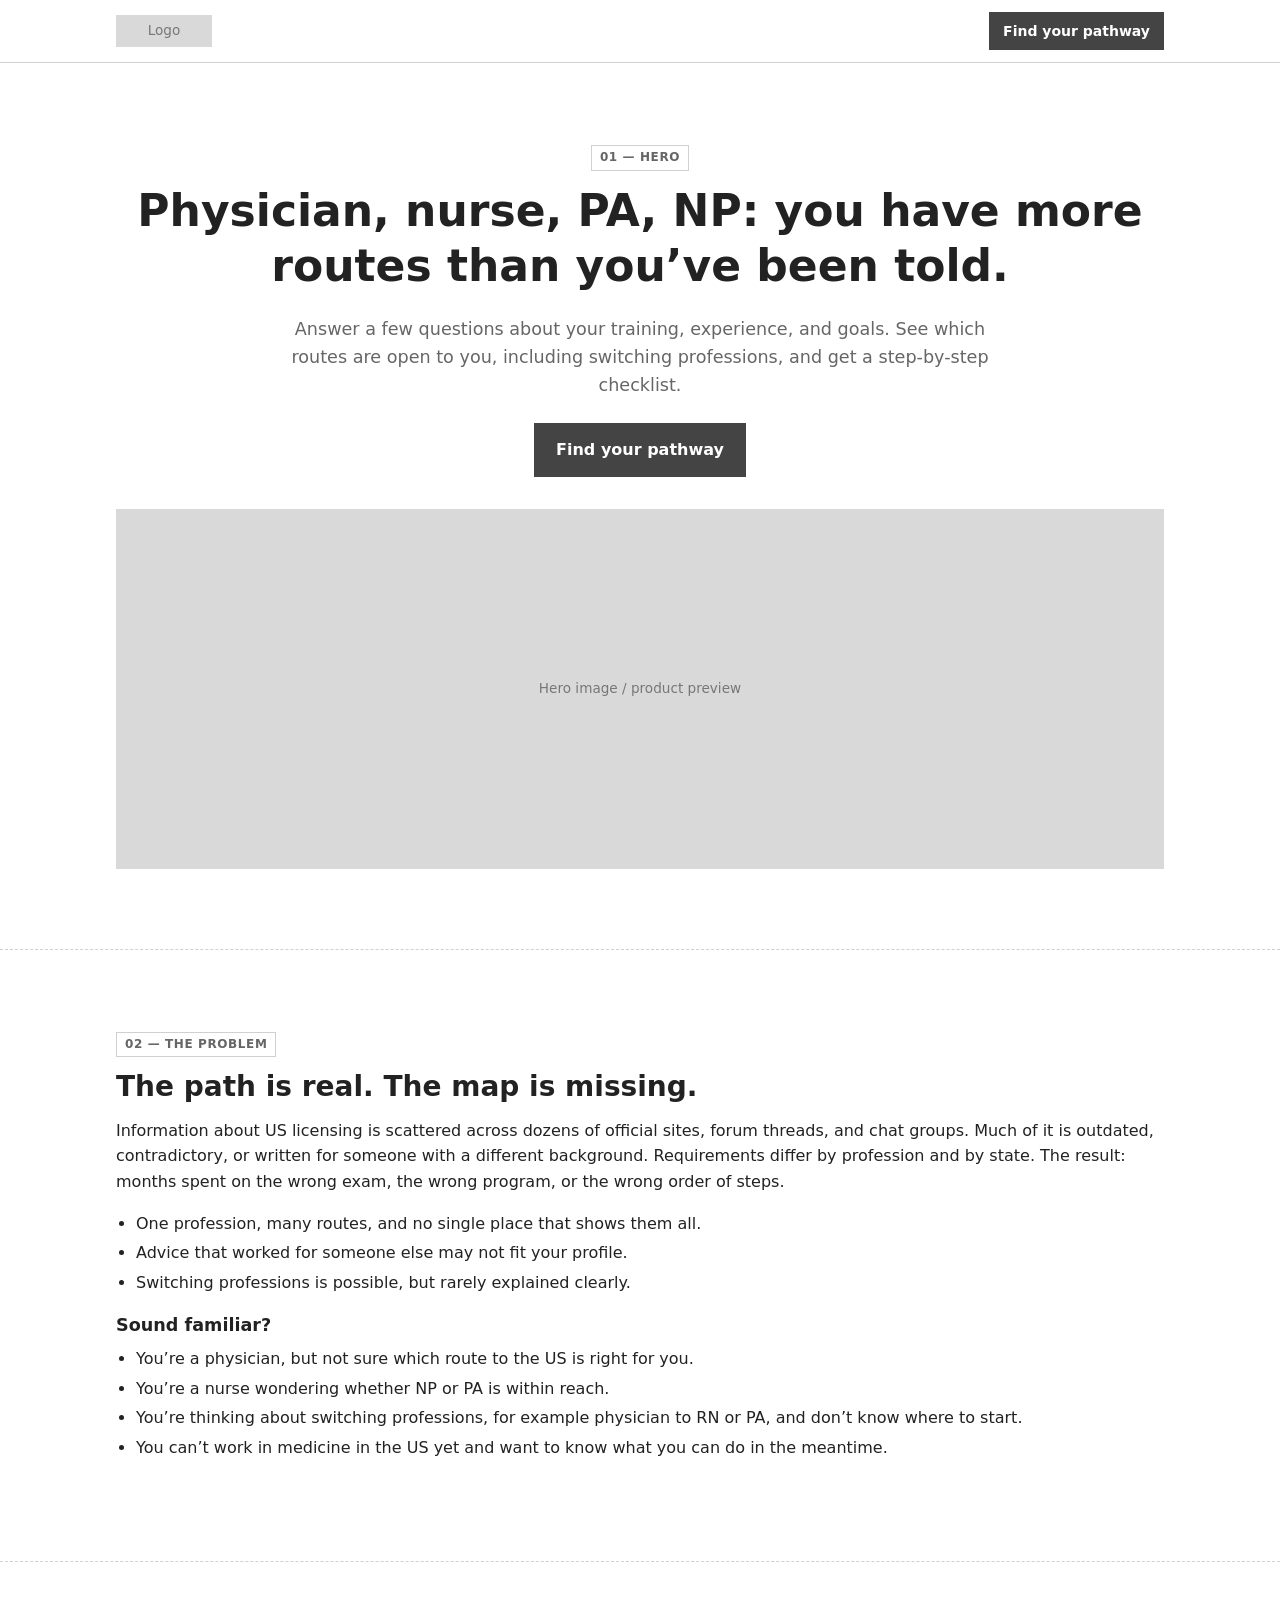
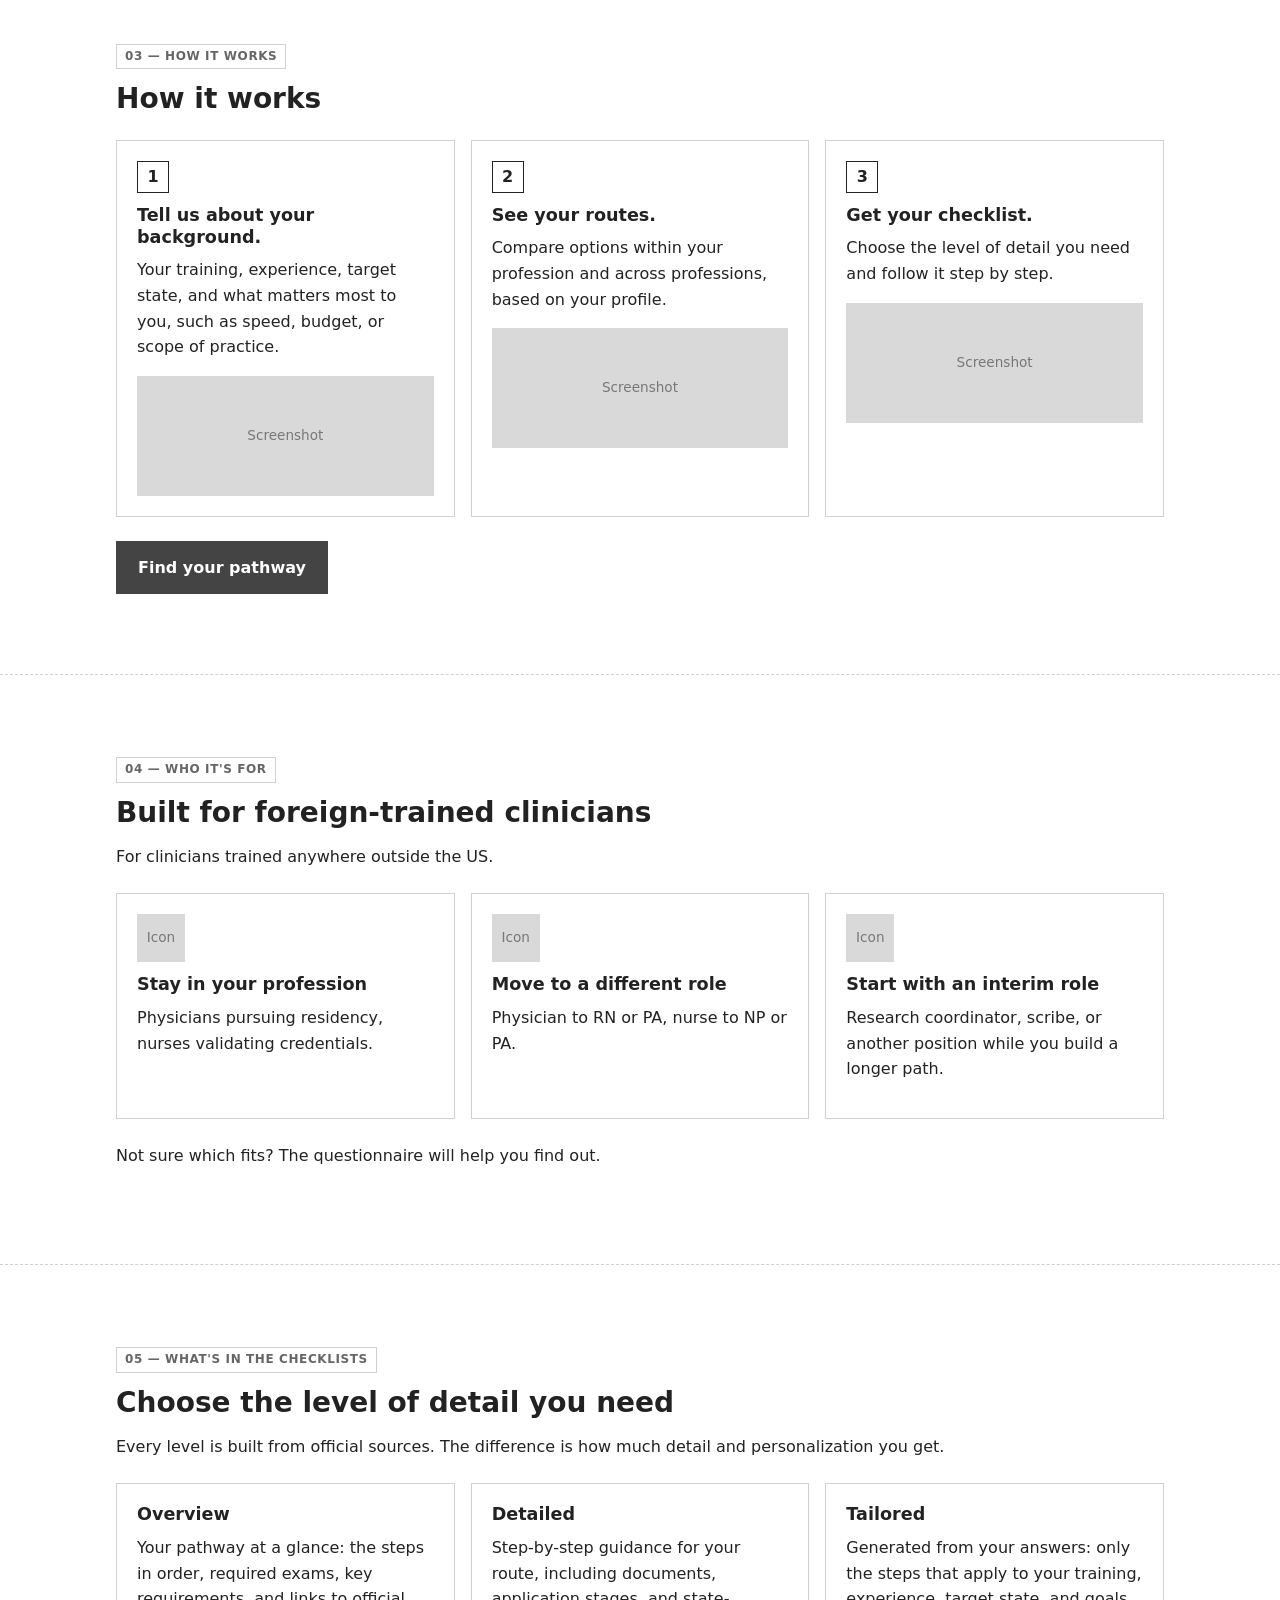
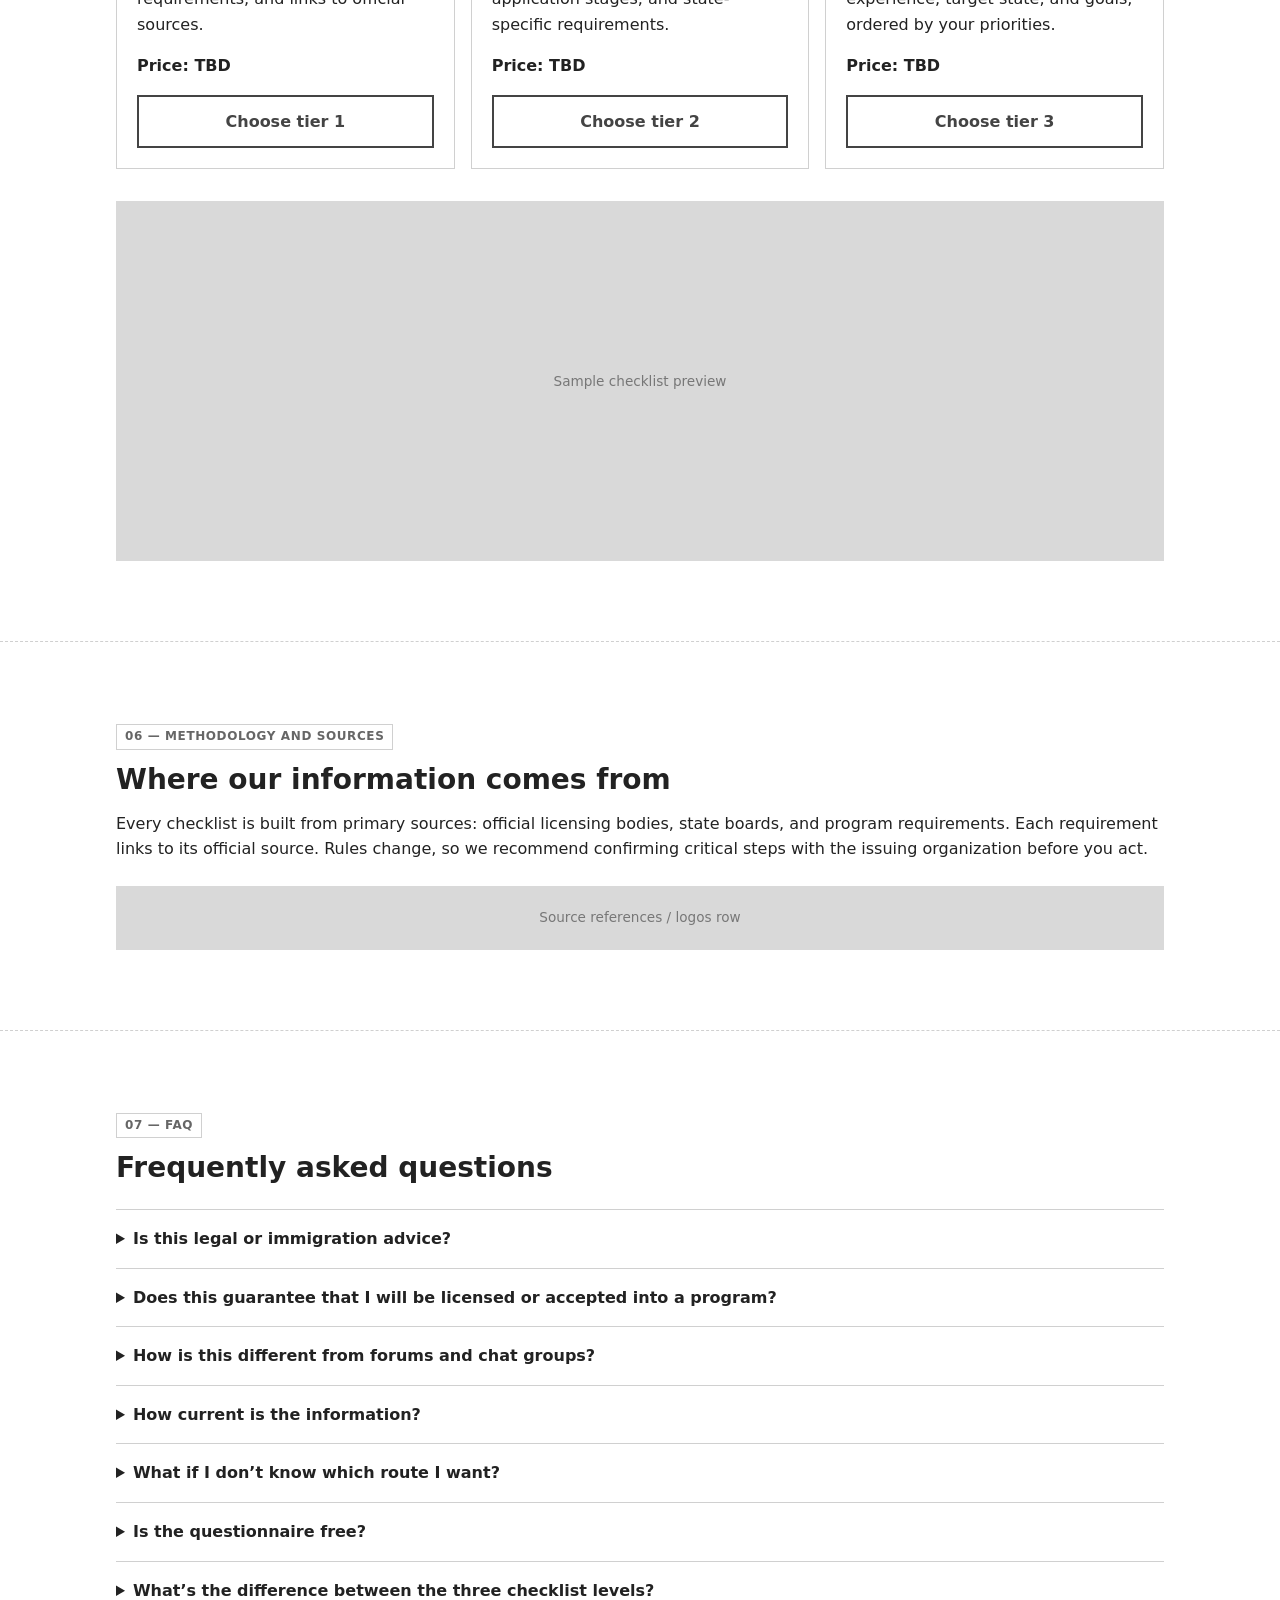
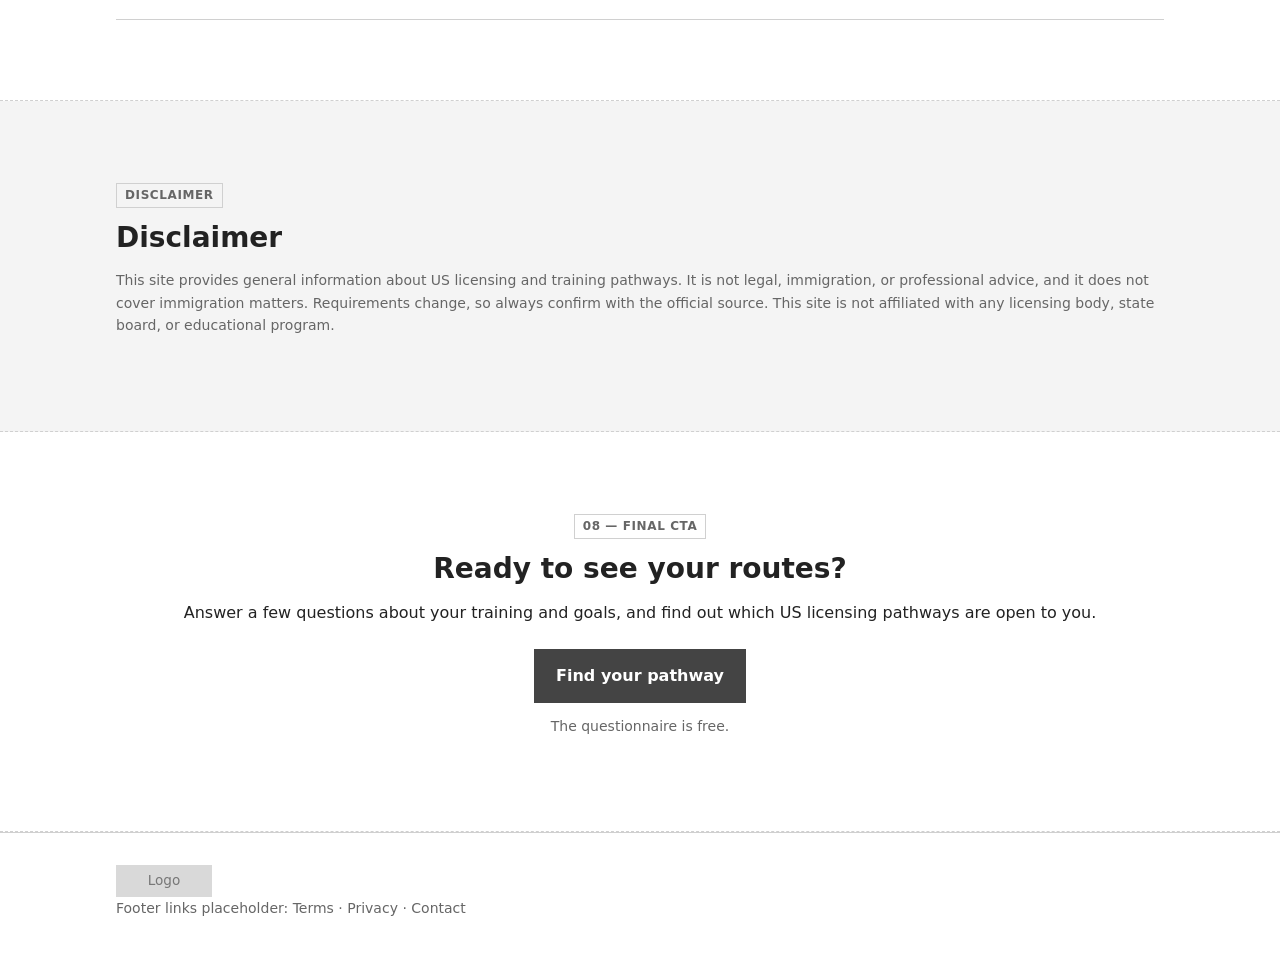
<file: index.html>
<!DOCTYPE html>
<html lang="en">
<head>
  <meta charset="utf-8">
  <meta name="viewport" content="width=device-width, initial-scale=1">
  <title>Pathway Finder Wireframe</title>
  <meta name="description" content="Wireframe: US licensing pathway finder for foreign-trained medical professionals.">
  <link rel="stylesheet" href="styles.css">
</head>
<body>

  <a class="skip-link" href="#main">Skip to content</a>

  <header class="site-header">
    <div class="container header-inner">
      <div class="placeholder placeholder--logo" aria-label="Logo placeholder">Logo</div>
      <a class="button button--small" href="questionnaire.html">Find your pathway</a>
    </div>
  </header>

  <main id="main">

    <!-- 01 HERO -->
    <section id="hero" class="section section--hero" aria-labelledby="hero-title">
      <div class="container">
        <p class="section-label">01 — Hero</p>
        <h1 id="hero-title">Physician, nurse, PA, NP: you have more routes than you&rsquo;ve been told.</h1>
        <p class="lead">Answer a few questions about your training, experience, and goals. See which routes are open to you, including switching professions, and get a step-by-step checklist.</p>
        <div class="actions">
          <a class="button" href="questionnaire.html">Find your pathway</a>
        </div>
        <div class="placeholder placeholder--media" aria-hidden="true">Hero image / product preview</div>
      </div>
    </section>

    <!-- 02 THE PROBLEM -->
    <section id="problem" class="section" aria-labelledby="problem-title">
      <div class="container">
        <p class="section-label">02 — The Problem</p>
        <h2 id="problem-title">The path is real. The map is missing.</h2>
        <p>Information about US licensing is scattered across dozens of official sites, forum threads, and chat groups. Much of it is outdated, contradictory, or written for someone with a different background. Requirements differ by profession and by state. The result: months spent on the wrong exam, the wrong program, or the wrong order of steps.</p>
        <ul class="feature-list">
          <li>One profession, many routes, and no single place that shows them all.</li>
          <li>Advice that worked for someone else may not fit your profile.</li>
          <li>Switching professions is possible, but rarely explained clearly.</li>
        </ul>
        <h3>Sound familiar?</h3>
        <ul class="feature-list">
          <li>You&rsquo;re a physician, but not sure which route to the US is right for you.</li>
          <li>You&rsquo;re a nurse wondering whether NP or PA is within reach.</li>
          <li>You&rsquo;re thinking about switching professions, for example physician to RN or PA, and don&rsquo;t know where to start.</li>
          <li>You can&rsquo;t work in medicine in the US yet and want to know what you can do in the meantime.</li>
        </ul>
      </div>
    </section>

    <!-- 03 HOW IT WORKS -->
    <section id="how-it-works" class="section" aria-labelledby="how-title">
      <div class="container">
        <p class="section-label">03 — How It Works</p>
        <h2 id="how-title">How it works</h2>
        <ol class="card-grid steps">
          <li class="card">
            <span class="step-number" aria-hidden="true">1</span>
            <h3>Tell us about your background.</h3>
            <p>Your training, experience, target state, and what matters most to you, such as speed, budget, or scope of practice.</p>
            <div class="placeholder placeholder--thumb" aria-hidden="true">Screenshot</div>
          </li>
          <li class="card">
            <span class="step-number" aria-hidden="true">2</span>
            <h3>See your routes.</h3>
            <p>Compare options within your profession and across professions, based on your profile.</p>
            <div class="placeholder placeholder--thumb" aria-hidden="true">Screenshot</div>
          </li>
          <li class="card">
            <span class="step-number" aria-hidden="true">3</span>
            <h3>Get your checklist.</h3>
            <p>Choose the level of detail you need and follow it step by step.</p>
            <div class="placeholder placeholder--thumb" aria-hidden="true">Screenshot</div>
          </li>
        </ol>
        <div class="actions">
          <a class="button" href="questionnaire.html">Find your pathway</a>
        </div>
      </div>
    </section>

    <!-- 04 WHO IT'S FOR -->
    <section id="who" class="section" aria-labelledby="who-title">
      <div class="container">
        <p class="section-label">04 — Who It's For</p>
        <h2 id="who-title">Built for foreign-trained clinicians</h2>
        <p>For clinicians trained anywhere outside the US.</p>
        <ul class="card-grid">
          <li class="card">
            <div class="placeholder placeholder--icon" aria-hidden="true">Icon</div>
            <h3>Stay in your profession</h3>
            <p>Physicians pursuing residency, nurses validating credentials.</p>
          </li>
          <li class="card">
            <div class="placeholder placeholder--icon" aria-hidden="true">Icon</div>
            <h3>Move to a different role</h3>
            <p>Physician to RN or PA, nurse to NP or PA.</p>
          </li>
          <li class="card">
            <div class="placeholder placeholder--icon" aria-hidden="true">Icon</div>
            <h3>Start with an interim role</h3>
            <p>Research coordinator, scribe, or another position while you build a longer path.</p>
          </li>
        </ul>
        <p class="after-cards">Not sure which fits? The questionnaire will help you find out.</p>
      </div>
    </section>

    <!-- 05 WHAT'S IN THE CHECKLISTS -->
    <section id="checklists" class="section" aria-labelledby="checklists-title">
      <div class="container">
        <p class="section-label">05 — What's in the Checklists</p>
        <h2 id="checklists-title">Choose the level of detail you need</h2>
        <p>Every level is built from official sources. The difference is how much detail and personalization you get.</p>
        <ul class="card-grid">
          <li class="card tier">
            <h3>Overview</h3>
            <p>Your pathway at a glance: the steps in order, required exams, key requirements, and links to official sources.</p>
            <p class="price">Price: TBD</p>
            <a class="button button--secondary" href="questionnaire.html">Choose tier 1</a>
          </li>
          <li class="card tier">
            <h3>Detailed</h3>
            <p>Step-by-step guidance for your route, including documents, application stages, and state-specific requirements.</p>
            <p class="price">Price: TBD</p>
            <a class="button button--secondary" href="questionnaire.html">Choose tier 2</a>
          </li>
          <li class="card tier">
            <h3>Tailored</h3>
            <p>Generated from your answers: only the steps that apply to your training, experience, target state, and goals, ordered by your priorities.</p>
            <p class="price">Price: TBD</p>
            <a class="button button--secondary" href="questionnaire.html">Choose tier 3</a>
          </li>
        </ul>
        <div class="placeholder placeholder--media" aria-hidden="true">Sample checklist preview</div>
      </div>
    </section>

    <!-- 06 METHODOLOGY AND SOURCES -->
    <section id="methodology" class="section" aria-labelledby="methodology-title">
      <div class="container">
        <p class="section-label">06 — Methodology and Sources</p>
        <h2 id="methodology-title">Where our information comes from</h2>
        <p>Every checklist is built from primary sources: official licensing bodies, state boards, and program requirements. Each requirement links to its official source. Rules change, so we recommend confirming critical steps with the issuing organization before you act.</p>
        <div class="placeholder placeholder--strip" aria-hidden="true">Source references / logos row</div>
      </div>
    </section>

    <!-- 07 FAQ -->
    <section id="faq" class="section" aria-labelledby="faq-title">
      <div class="container">
        <p class="section-label">07 — FAQ</p>
        <h2 id="faq-title">Frequently asked questions</h2>
        <div class="faq">
          <details>
            <summary>Is this legal or immigration advice?</summary>
            <p>No. The platform provides general information about US licensing and training pathways. It does not cover immigration matters and is not a substitute for professional advice.</p>
          </details>
          <details>
            <summary>Does this guarantee that I will be licensed or accepted into a program?</summary>
            <p>No. Licensure and admission decisions are made by licensing bodies and programs. We help you understand your options and the steps involved.</p>
          </details>
          <details>
            <summary>How is this different from forums and chat groups?</summary>
            <p>Everything is organized around your profile and built from official sources, so you see the routes that apply to you instead of advice written for someone else.</p>
          </details>
          <details>
            <summary>How current is the information?</summary>
            <p>Each requirement links to its official source. Rules change, so confirm critical steps with the issuing organization before you act.</p>
          </details>
          <details>
            <summary>What if I don&rsquo;t know which route I want?</summary>
            <p>The questionnaire can show you options across professions, so you can compare before you commit.</p>
          </details>
          <details>
            <summary>Is the questionnaire free?</summary>
            <p>Yes. The questionnaire and your list of matching routes are free. Checklists are paid.</p>
          </details>
          <details>
            <summary>What&rsquo;s the difference between the three checklist levels?</summary>
            <p>Overview shows the route at a glance, Detailed walks you through each step, and Tailored is generated from your answers so it includes only what applies to you.</p>
          </details>
        </div>
      </div>
    </section>

    <!-- DISCLAIMER (follows FAQ, unnumbered) -->
    <section id="disclaimer" class="section section--muted" aria-labelledby="disclaimer-title">
      <div class="container">
        <p class="section-label">Disclaimer</p>
        <h2 id="disclaimer-title">Disclaimer</h2>
        <p class="small">This site provides general information about US licensing and training pathways. It is not legal, immigration, or professional advice, and it does not cover immigration matters. Requirements change, so always confirm with the official source. This site is not affiliated with any licensing body, state board, or educational program.</p>
      </div>
    </section>

    <!-- 08 FINAL CTA -->
    <section id="final-cta" class="section section--cta" aria-labelledby="cta-title">
      <div class="container">
        <p class="section-label">08 — Final CTA</p>
        <h2 id="cta-title">Ready to see your routes?</h2>
        <p>Answer a few questions about your training and goals, and find out which US licensing pathways are open to you.</p>
        <div class="actions">
          <a class="button" href="questionnaire.html">Find your pathway</a>
        </div>
        <p class="small cta-note">The questionnaire is free.</p>
      </div>
    </section>

  </main>

  <footer class="site-footer">
    <div class="container">
      <div class="placeholder placeholder--logo" aria-hidden="true">Logo</div>
      <p class="small">Footer links placeholder: Terms · Privacy · Contact</p>
    </div>
  </footer>

</body>
</html>
</file>
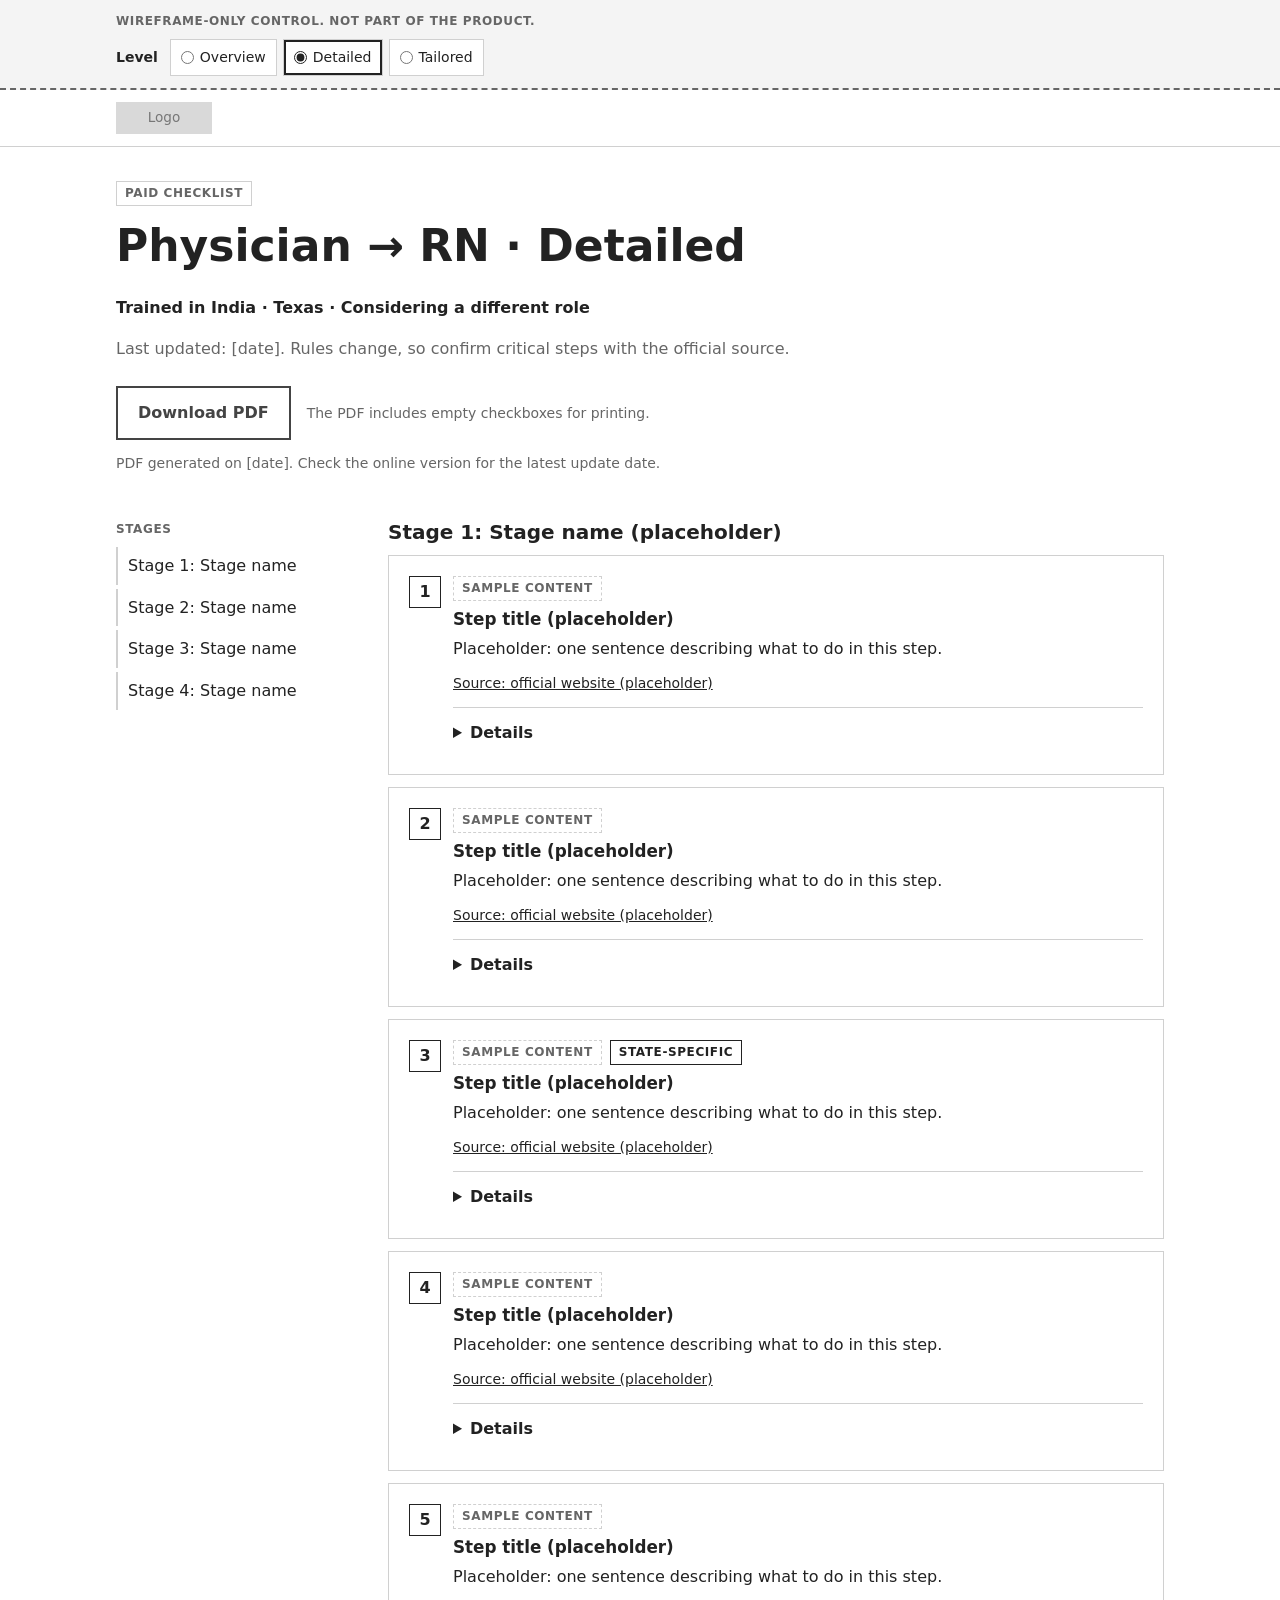
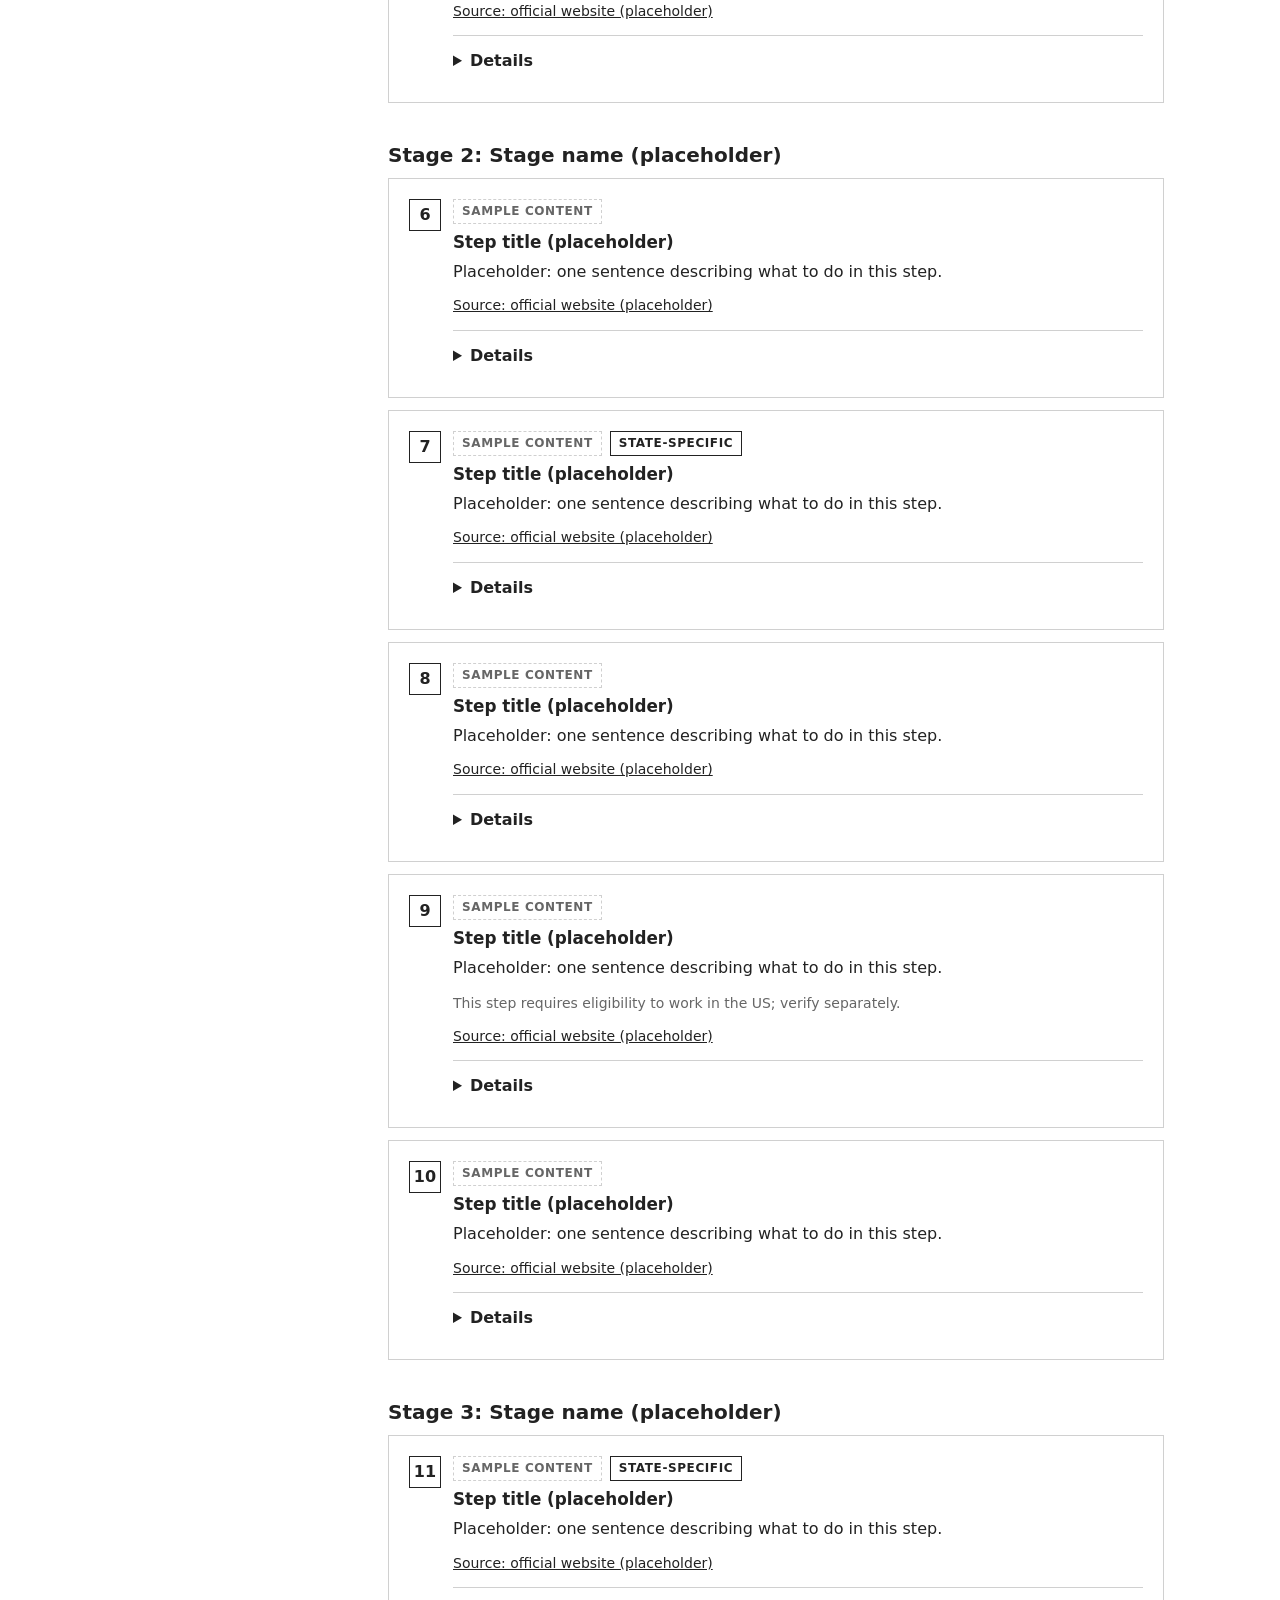
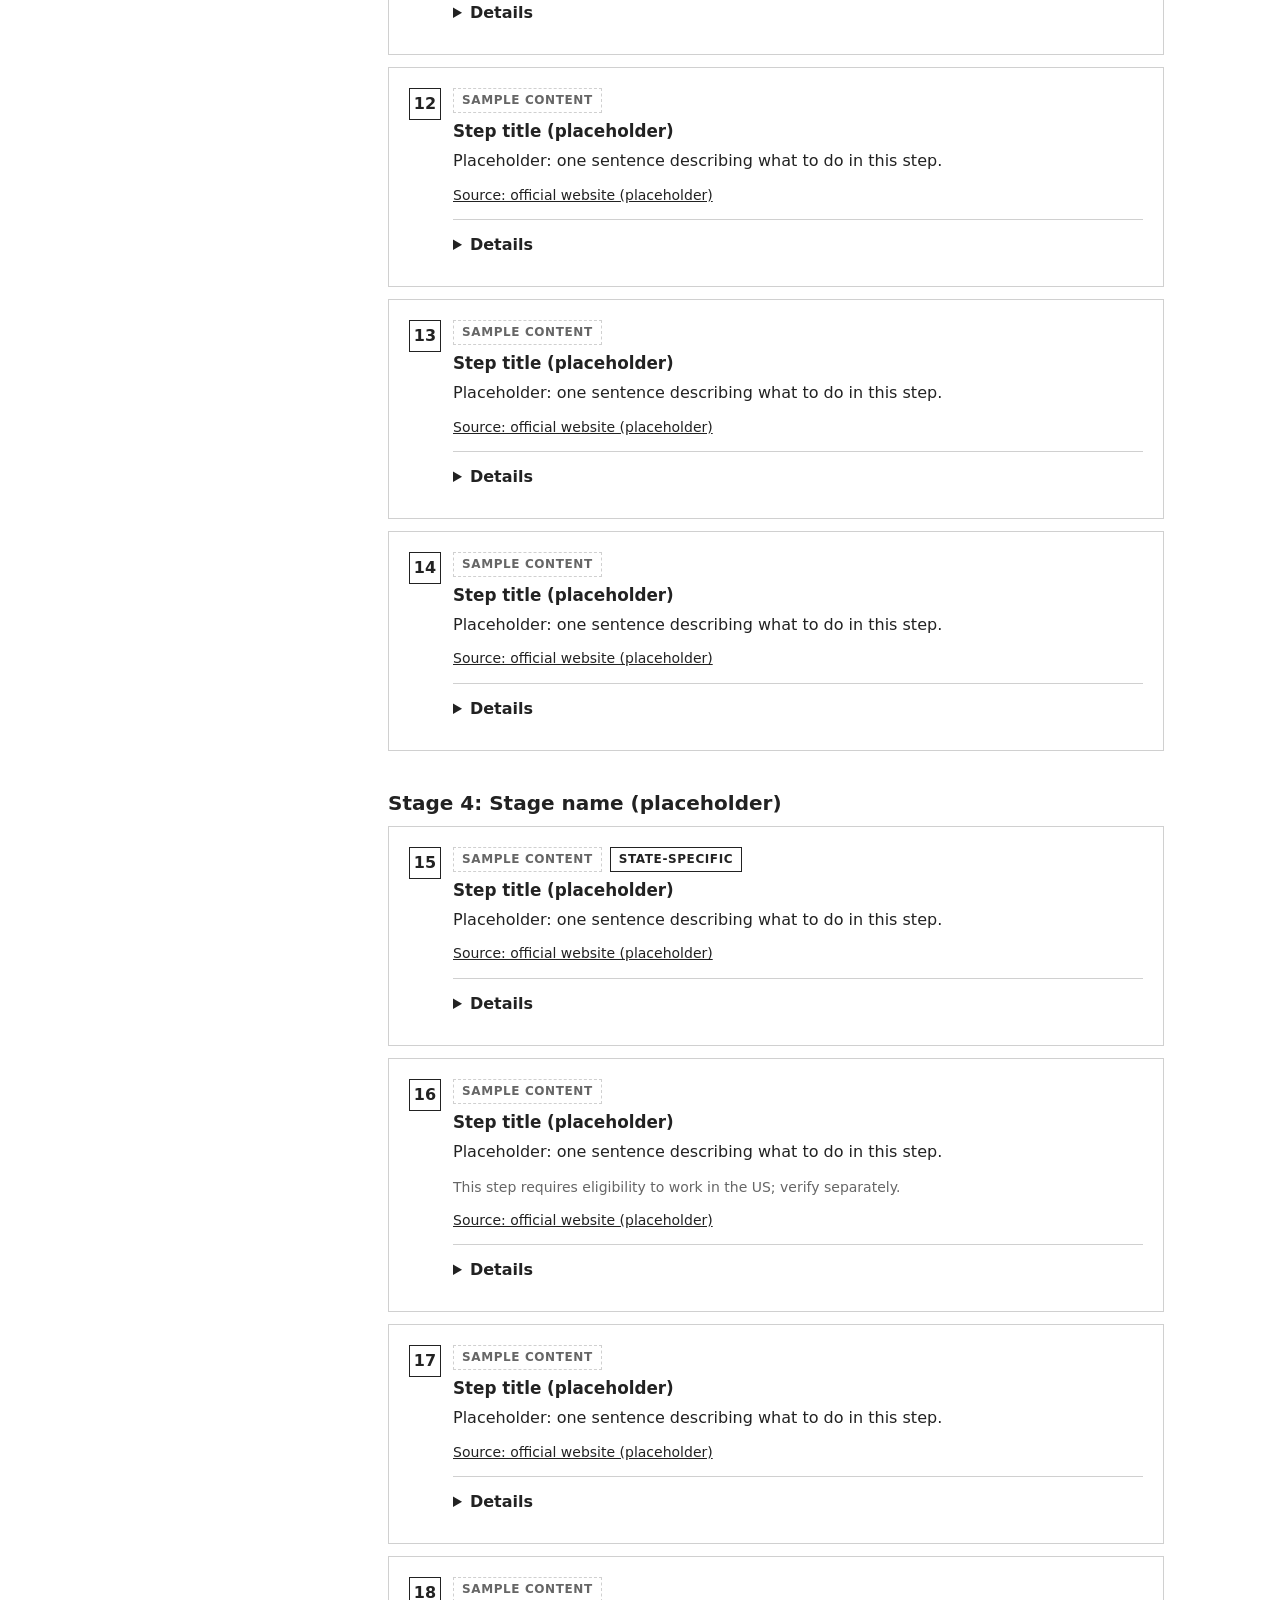
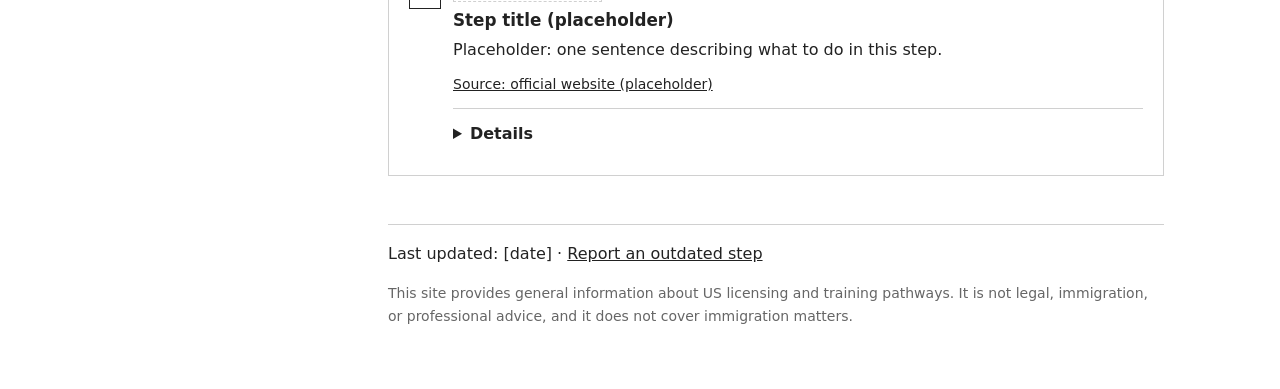
<file: checklist.html>
<!DOCTYPE html>
<html lang="en">
<head>
  <meta charset="utf-8">
  <meta name="viewport" content="width=device-width, initial-scale=1">
  <title>Paid Checklist Wireframe</title>
  <meta name="description" content="Wireframe: paid checklist page for the US licensing pathway finder.">
  <link rel="stylesheet" href="styles.css">
</head>
<body>

  <!-- WIREFRAME-ONLY DEMO SWITCHER -->
  <div class="demo-bar" role="region" aria-label="Wireframe-only demo controls">
    <div class="container demo-inner">
      <p class="demo-label">Wireframe-only control. Not part of the product.</p>
      <fieldset class="segmented">
        <legend>Level</legend>
        <label><input type="radio" name="demo-level" value="overview"> Overview</label>
        <label><input type="radio" name="demo-level" value="detailed" checked> Detailed</label>
        <label><input type="radio" name="demo-level" value="tailored"> Tailored</label>
      </fieldset>
    </div>
  </div>

  <header class="site-header">
    <div class="container header-inner">
      <div class="placeholder placeholder--logo" aria-label="Logo placeholder">Logo</div>
    </div>
  </header>

  <div id="checklist" data-level="detailed">

    <!-- 1. HEADER -->
    <div class="container checklist-header">
      <p class="section-label">Paid checklist</p>
      <h1 id="checklist-title">Physician &rarr; RN &middot; Detailed</h1>
      <p class="profile-line">Trained in India &middot; Texas &middot; Considering a different role</p>
      <p class="only-tailored">Ordered for: Speed, Lower cost</p>
      <p class="update-status">Last updated: [date]. Rules change, so confirm critical steps with the official source.</p>
      <div class="actions pdf-actions">
        <button class="button button--secondary" type="button">Download PDF</button>
        <p class="small">The PDF includes empty checkboxes for printing.</p>
      </div>
      <p class="small cta-note">PDF generated on [date]. Check the online version for the latest update date.</p>
    </div>

    <!-- STAGES AND NAVIGATION -->
    <div class="container checklist-layout">
      <nav class="stage-nav" aria-label="Stages">
        <p class="nav-title">Stages</p>
        <ol>
            <li><a href="#stage-1">Stage 1: Stage name</a></li>
            <li><a href="#stage-2">Stage 2: Stage name</a></li>
            <li><a href="#stage-3">Stage 3: Stage name</a></li>
            <li><a href="#stage-4">Stage 4: Stage name</a></li>
        </ol>
      </nav>

      <div class="checklist-main">
        <div class="field jump-field">
          <label for="jump">Jump to stage</label>
          <select class="input" id="jump">
            <option value="" selected disabled>Choose a stage</option>
              <option value="stage-1">Stage 1: Stage name (placeholder)</option>
              <option value="stage-2">Stage 2: Stage name (placeholder)</option>
              <option value="stage-3">Stage 3: Stage name (placeholder)</option>
              <option value="stage-4">Stage 4: Stage name (placeholder)</option>
          </select>
        </div>

        <div class="stages">
          <section class="stage" id="stage-1" aria-labelledby="stage-1-title">
            <h2 id="stage-1-title">Stage 1: Stage name (placeholder)</h2>
            <ol class="step-list">
            <li class="card step">
              <span class="step-count" aria-hidden="true"></span>
              <div class="step-body">
                <p class="tags"><span class="tag">Sample content</span></p>
                <h3 class="check-title"><span class="visually-hidden step-num"></span>Step title (placeholder)</h3>
                <p>Placeholder: one sentence describing what to do in this step.</p>
                <a class="source-link" href="#" data-placeholder-link>Source: official website (placeholder)</a>
                <details class="step-details">
                  <summary>Details</summary>
                  <div class="detail-grid">
                    <div>
                      <h4>Documents</h4>
                      <div class="placeholder placeholder--line" aria-hidden="true">Documents list (placeholder)</div>
                    </div>
                    <div>
                      <h4>Application stages</h4>
                      <div class="placeholder placeholder--line" aria-hidden="true">Application stages (placeholder)</div>
                    </div>
                    <div>
                      <h4>State requirements</h4>
                      <div class="placeholder placeholder--line" aria-hidden="true">State requirements (placeholder)</div>
                    </div>
                  </div>
                </details>
              </div>
            </li>
            <li class="card step">
              <span class="step-count" aria-hidden="true"></span>
              <div class="step-body">
                <p class="tags"><span class="tag">Sample content</span></p>
                <h3 class="check-title"><span class="visually-hidden step-num"></span>Step title (placeholder)</h3>
                <p>Placeholder: one sentence describing what to do in this step.</p>
                <a class="source-link" href="#" data-placeholder-link>Source: official website (placeholder)</a>
                <details class="step-details">
                  <summary>Details</summary>
                  <div class="detail-grid">
                    <div>
                      <h4>Documents</h4>
                      <div class="placeholder placeholder--line" aria-hidden="true">Documents list (placeholder)</div>
                    </div>
                    <div>
                      <h4>Application stages</h4>
                      <div class="placeholder placeholder--line" aria-hidden="true">Application stages (placeholder)</div>
                    </div>
                    <div>
                      <h4>State requirements</h4>
                      <div class="placeholder placeholder--line" aria-hidden="true">State requirements (placeholder)</div>
                    </div>
                  </div>
                </details>
              </div>
            </li>
            <li class="card step">
              <span class="step-count" aria-hidden="true"></span>
              <div class="step-body">
                <p class="tags"><span class="tag">Sample content</span><span class="tag tag--strong">State-specific</span></p>
                <h3 class="check-title"><span class="visually-hidden step-num"></span>Step title (placeholder)</h3>
                <p>Placeholder: one sentence describing what to do in this step.</p>
                <a class="source-link" href="#" data-placeholder-link>Source: official website (placeholder)</a>
                <details class="step-details">
                  <summary>Details</summary>
                  <div class="detail-grid">
                    <div>
                      <h4>Documents</h4>
                      <div class="placeholder placeholder--line" aria-hidden="true">Documents list (placeholder)</div>
                    </div>
                    <div>
                      <h4>Application stages</h4>
                      <div class="placeholder placeholder--line" aria-hidden="true">Application stages (placeholder)</div>
                    </div>
                    <div>
                      <h4>State requirements</h4>
                      <div class="placeholder placeholder--line" aria-hidden="true">State requirements (placeholder)</div>
                    </div>
                  </div>
                </details>
              </div>
            </li>
            <li class="card step">
              <span class="step-count" aria-hidden="true"></span>
              <div class="step-body">
                <p class="tags"><span class="tag">Sample content</span></p>
                <h3 class="check-title"><span class="visually-hidden step-num"></span>Step title (placeholder)</h3>
                <p>Placeholder: one sentence describing what to do in this step.</p>
                <a class="source-link" href="#" data-placeholder-link>Source: official website (placeholder)</a>
                <details class="step-details">
                  <summary>Details</summary>
                  <div class="detail-grid">
                    <div>
                      <h4>Documents</h4>
                      <div class="placeholder placeholder--line" aria-hidden="true">Documents list (placeholder)</div>
                    </div>
                    <div>
                      <h4>Application stages</h4>
                      <div class="placeholder placeholder--line" aria-hidden="true">Application stages (placeholder)</div>
                    </div>
                    <div>
                      <h4>State requirements</h4>
                      <div class="placeholder placeholder--line" aria-hidden="true">State requirements (placeholder)</div>
                    </div>
                  </div>
                </details>
              </div>
            </li>
            <li class="card step" data-tailored="no">
              <span class="step-count" aria-hidden="true"></span>
              <div class="step-body">
                <p class="tags"><span class="tag">Sample content</span></p>
                <h3 class="check-title"><span class="visually-hidden step-num"></span>Step title (placeholder)</h3>
                <p>Placeholder: one sentence describing what to do in this step.</p>
                <a class="source-link" href="#" data-placeholder-link>Source: official website (placeholder)</a>
                <details class="step-details">
                  <summary>Details</summary>
                  <div class="detail-grid">
                    <div>
                      <h4>Documents</h4>
                      <div class="placeholder placeholder--line" aria-hidden="true">Documents list (placeholder)</div>
                    </div>
                    <div>
                      <h4>Application stages</h4>
                      <div class="placeholder placeholder--line" aria-hidden="true">Application stages (placeholder)</div>
                    </div>
                    <div>
                      <h4>State requirements</h4>
                      <div class="placeholder placeholder--line" aria-hidden="true">State requirements (placeholder)</div>
                    </div>
                  </div>
                </details>
              </div>
            </li>
            </ol>
          </section>

          <section class="stage" id="stage-2" aria-labelledby="stage-2-title">
            <h2 id="stage-2-title">Stage 2: Stage name (placeholder)</h2>
            <ol class="step-list">
            <li class="card step">
              <span class="step-count" aria-hidden="true"></span>
              <div class="step-body">
                <p class="tags"><span class="tag">Sample content</span></p>
                <h3 class="check-title"><span class="visually-hidden step-num"></span>Step title (placeholder)</h3>
                <p>Placeholder: one sentence describing what to do in this step.</p>
                <a class="source-link" href="#" data-placeholder-link>Source: official website (placeholder)</a>
                <details class="step-details">
                  <summary>Details</summary>
                  <div class="detail-grid">
                    <div>
                      <h4>Documents</h4>
                      <div class="placeholder placeholder--line" aria-hidden="true">Documents list (placeholder)</div>
                    </div>
                    <div>
                      <h4>Application stages</h4>
                      <div class="placeholder placeholder--line" aria-hidden="true">Application stages (placeholder)</div>
                    </div>
                    <div>
                      <h4>State requirements</h4>
                      <div class="placeholder placeholder--line" aria-hidden="true">State requirements (placeholder)</div>
                    </div>
                  </div>
                </details>
              </div>
            </li>
            <li class="card step">
              <span class="step-count" aria-hidden="true"></span>
              <div class="step-body">
                <p class="tags"><span class="tag">Sample content</span><span class="tag tag--strong">State-specific</span></p>
                <h3 class="check-title"><span class="visually-hidden step-num"></span>Step title (placeholder)</h3>
                <p>Placeholder: one sentence describing what to do in this step.</p>
                <a class="source-link" href="#" data-placeholder-link>Source: official website (placeholder)</a>
                <details class="step-details">
                  <summary>Details</summary>
                  <div class="detail-grid">
                    <div>
                      <h4>Documents</h4>
                      <div class="placeholder placeholder--line" aria-hidden="true">Documents list (placeholder)</div>
                    </div>
                    <div>
                      <h4>Application stages</h4>
                      <div class="placeholder placeholder--line" aria-hidden="true">Application stages (placeholder)</div>
                    </div>
                    <div>
                      <h4>State requirements</h4>
                      <div class="placeholder placeholder--line" aria-hidden="true">State requirements (placeholder)</div>
                    </div>
                  </div>
                </details>
              </div>
            </li>
            <li class="card step" data-tailored="no">
              <span class="step-count" aria-hidden="true"></span>
              <div class="step-body">
                <p class="tags"><span class="tag">Sample content</span></p>
                <h3 class="check-title"><span class="visually-hidden step-num"></span>Step title (placeholder)</h3>
                <p>Placeholder: one sentence describing what to do in this step.</p>
                <a class="source-link" href="#" data-placeholder-link>Source: official website (placeholder)</a>
                <details class="step-details">
                  <summary>Details</summary>
                  <div class="detail-grid">
                    <div>
                      <h4>Documents</h4>
                      <div class="placeholder placeholder--line" aria-hidden="true">Documents list (placeholder)</div>
                    </div>
                    <div>
                      <h4>Application stages</h4>
                      <div class="placeholder placeholder--line" aria-hidden="true">Application stages (placeholder)</div>
                    </div>
                    <div>
                      <h4>State requirements</h4>
                      <div class="placeholder placeholder--line" aria-hidden="true">State requirements (placeholder)</div>
                    </div>
                  </div>
                </details>
              </div>
            </li>
            <li class="card step">
              <span class="step-count" aria-hidden="true"></span>
              <div class="step-body">
                <p class="tags"><span class="tag">Sample content</span></p>
                <h3 class="check-title"><span class="visually-hidden step-num"></span>Step title (placeholder)</h3>
                <p>Placeholder: one sentence describing what to do in this step.</p>
                <p class="small route-note">This step requires eligibility to work in the US; verify separately.</p>
                <a class="source-link" href="#" data-placeholder-link>Source: official website (placeholder)</a>
                <details class="step-details">
                  <summary>Details</summary>
                  <div class="detail-grid">
                    <div>
                      <h4>Documents</h4>
                      <div class="placeholder placeholder--line" aria-hidden="true">Documents list (placeholder)</div>
                    </div>
                    <div>
                      <h4>Application stages</h4>
                      <div class="placeholder placeholder--line" aria-hidden="true">Application stages (placeholder)</div>
                    </div>
                    <div>
                      <h4>State requirements</h4>
                      <div class="placeholder placeholder--line" aria-hidden="true">State requirements (placeholder)</div>
                    </div>
                  </div>
                </details>
              </div>
            </li>
            <li class="card step" data-tailored="no">
              <span class="step-count" aria-hidden="true"></span>
              <div class="step-body">
                <p class="tags"><span class="tag">Sample content</span></p>
                <h3 class="check-title"><span class="visually-hidden step-num"></span>Step title (placeholder)</h3>
                <p>Placeholder: one sentence describing what to do in this step.</p>
                <a class="source-link" href="#" data-placeholder-link>Source: official website (placeholder)</a>
                <details class="step-details">
                  <summary>Details</summary>
                  <div class="detail-grid">
                    <div>
                      <h4>Documents</h4>
                      <div class="placeholder placeholder--line" aria-hidden="true">Documents list (placeholder)</div>
                    </div>
                    <div>
                      <h4>Application stages</h4>
                      <div class="placeholder placeholder--line" aria-hidden="true">Application stages (placeholder)</div>
                    </div>
                    <div>
                      <h4>State requirements</h4>
                      <div class="placeholder placeholder--line" aria-hidden="true">State requirements (placeholder)</div>
                    </div>
                  </div>
                </details>
              </div>
            </li>
            </ol>
          </section>

          <section class="stage" id="stage-3" aria-labelledby="stage-3-title">
            <h2 id="stage-3-title">Stage 3: Stage name (placeholder)</h2>
            <ol class="step-list">
            <li class="card step">
              <span class="step-count" aria-hidden="true"></span>
              <div class="step-body">
                <p class="tags"><span class="tag">Sample content</span><span class="tag tag--strong">State-specific</span></p>
                <h3 class="check-title"><span class="visually-hidden step-num"></span>Step title (placeholder)</h3>
                <p>Placeholder: one sentence describing what to do in this step.</p>
                <a class="source-link" href="#" data-placeholder-link>Source: official website (placeholder)</a>
                <details class="step-details">
                  <summary>Details</summary>
                  <div class="detail-grid">
                    <div>
                      <h4>Documents</h4>
                      <div class="placeholder placeholder--line" aria-hidden="true">Documents list (placeholder)</div>
                    </div>
                    <div>
                      <h4>Application stages</h4>
                      <div class="placeholder placeholder--line" aria-hidden="true">Application stages (placeholder)</div>
                    </div>
                    <div>
                      <h4>State requirements</h4>
                      <div class="placeholder placeholder--line" aria-hidden="true">State requirements (placeholder)</div>
                    </div>
                  </div>
                </details>
              </div>
            </li>
            <li class="card step">
              <span class="step-count" aria-hidden="true"></span>
              <div class="step-body">
                <p class="tags"><span class="tag">Sample content</span></p>
                <h3 class="check-title"><span class="visually-hidden step-num"></span>Step title (placeholder)</h3>
                <p>Placeholder: one sentence describing what to do in this step.</p>
                <a class="source-link" href="#" data-placeholder-link>Source: official website (placeholder)</a>
                <details class="step-details">
                  <summary>Details</summary>
                  <div class="detail-grid">
                    <div>
                      <h4>Documents</h4>
                      <div class="placeholder placeholder--line" aria-hidden="true">Documents list (placeholder)</div>
                    </div>
                    <div>
                      <h4>Application stages</h4>
                      <div class="placeholder placeholder--line" aria-hidden="true">Application stages (placeholder)</div>
                    </div>
                    <div>
                      <h4>State requirements</h4>
                      <div class="placeholder placeholder--line" aria-hidden="true">State requirements (placeholder)</div>
                    </div>
                  </div>
                </details>
              </div>
            </li>
            <li class="card step" data-tailored="no">
              <span class="step-count" aria-hidden="true"></span>
              <div class="step-body">
                <p class="tags"><span class="tag">Sample content</span></p>
                <h3 class="check-title"><span class="visually-hidden step-num"></span>Step title (placeholder)</h3>
                <p>Placeholder: one sentence describing what to do in this step.</p>
                <a class="source-link" href="#" data-placeholder-link>Source: official website (placeholder)</a>
                <details class="step-details">
                  <summary>Details</summary>
                  <div class="detail-grid">
                    <div>
                      <h4>Documents</h4>
                      <div class="placeholder placeholder--line" aria-hidden="true">Documents list (placeholder)</div>
                    </div>
                    <div>
                      <h4>Application stages</h4>
                      <div class="placeholder placeholder--line" aria-hidden="true">Application stages (placeholder)</div>
                    </div>
                    <div>
                      <h4>State requirements</h4>
                      <div class="placeholder placeholder--line" aria-hidden="true">State requirements (placeholder)</div>
                    </div>
                  </div>
                </details>
              </div>
            </li>
            <li class="card step" data-tailored="no">
              <span class="step-count" aria-hidden="true"></span>
              <div class="step-body">
                <p class="tags"><span class="tag">Sample content</span></p>
                <h3 class="check-title"><span class="visually-hidden step-num"></span>Step title (placeholder)</h3>
                <p>Placeholder: one sentence describing what to do in this step.</p>
                <a class="source-link" href="#" data-placeholder-link>Source: official website (placeholder)</a>
                <details class="step-details">
                  <summary>Details</summary>
                  <div class="detail-grid">
                    <div>
                      <h4>Documents</h4>
                      <div class="placeholder placeholder--line" aria-hidden="true">Documents list (placeholder)</div>
                    </div>
                    <div>
                      <h4>Application stages</h4>
                      <div class="placeholder placeholder--line" aria-hidden="true">Application stages (placeholder)</div>
                    </div>
                    <div>
                      <h4>State requirements</h4>
                      <div class="placeholder placeholder--line" aria-hidden="true">State requirements (placeholder)</div>
                    </div>
                  </div>
                </details>
              </div>
            </li>
            </ol>
          </section>

          <section class="stage" id="stage-4" aria-labelledby="stage-4-title">
            <h2 id="stage-4-title">Stage 4: Stage name (placeholder)</h2>
            <ol class="step-list">
            <li class="card step">
              <span class="step-count" aria-hidden="true"></span>
              <div class="step-body">
                <p class="tags"><span class="tag">Sample content</span><span class="tag tag--strong">State-specific</span></p>
                <h3 class="check-title"><span class="visually-hidden step-num"></span>Step title (placeholder)</h3>
                <p>Placeholder: one sentence describing what to do in this step.</p>
                <a class="source-link" href="#" data-placeholder-link>Source: official website (placeholder)</a>
                <details class="step-details">
                  <summary>Details</summary>
                  <div class="detail-grid">
                    <div>
                      <h4>Documents</h4>
                      <div class="placeholder placeholder--line" aria-hidden="true">Documents list (placeholder)</div>
                    </div>
                    <div>
                      <h4>Application stages</h4>
                      <div class="placeholder placeholder--line" aria-hidden="true">Application stages (placeholder)</div>
                    </div>
                    <div>
                      <h4>State requirements</h4>
                      <div class="placeholder placeholder--line" aria-hidden="true">State requirements (placeholder)</div>
                    </div>
                  </div>
                </details>
              </div>
            </li>
            <li class="card step">
              <span class="step-count" aria-hidden="true"></span>
              <div class="step-body">
                <p class="tags"><span class="tag">Sample content</span></p>
                <h3 class="check-title"><span class="visually-hidden step-num"></span>Step title (placeholder)</h3>
                <p>Placeholder: one sentence describing what to do in this step.</p>
                <p class="small route-note">This step requires eligibility to work in the US; verify separately.</p>
                <a class="source-link" href="#" data-placeholder-link>Source: official website (placeholder)</a>
                <details class="step-details">
                  <summary>Details</summary>
                  <div class="detail-grid">
                    <div>
                      <h4>Documents</h4>
                      <div class="placeholder placeholder--line" aria-hidden="true">Documents list (placeholder)</div>
                    </div>
                    <div>
                      <h4>Application stages</h4>
                      <div class="placeholder placeholder--line" aria-hidden="true">Application stages (placeholder)</div>
                    </div>
                    <div>
                      <h4>State requirements</h4>
                      <div class="placeholder placeholder--line" aria-hidden="true">State requirements (placeholder)</div>
                    </div>
                  </div>
                </details>
              </div>
            </li>
            <li class="card step">
              <span class="step-count" aria-hidden="true"></span>
              <div class="step-body">
                <p class="tags"><span class="tag">Sample content</span></p>
                <h3 class="check-title"><span class="visually-hidden step-num"></span>Step title (placeholder)</h3>
                <p>Placeholder: one sentence describing what to do in this step.</p>
                <a class="source-link" href="#" data-placeholder-link>Source: official website (placeholder)</a>
                <details class="step-details">
                  <summary>Details</summary>
                  <div class="detail-grid">
                    <div>
                      <h4>Documents</h4>
                      <div class="placeholder placeholder--line" aria-hidden="true">Documents list (placeholder)</div>
                    </div>
                    <div>
                      <h4>Application stages</h4>
                      <div class="placeholder placeholder--line" aria-hidden="true">Application stages (placeholder)</div>
                    </div>
                    <div>
                      <h4>State requirements</h4>
                      <div class="placeholder placeholder--line" aria-hidden="true">State requirements (placeholder)</div>
                    </div>
                  </div>
                </details>
              </div>
            </li>
            <li class="card step" data-tailored="no">
              <span class="step-count" aria-hidden="true"></span>
              <div class="step-body">
                <p class="tags"><span class="tag">Sample content</span></p>
                <h3 class="check-title"><span class="visually-hidden step-num"></span>Step title (placeholder)</h3>
                <p>Placeholder: one sentence describing what to do in this step.</p>
                <a class="source-link" href="#" data-placeholder-link>Source: official website (placeholder)</a>
                <details class="step-details">
                  <summary>Details</summary>
                  <div class="detail-grid">
                    <div>
                      <h4>Documents</h4>
                      <div class="placeholder placeholder--line" aria-hidden="true">Documents list (placeholder)</div>
                    </div>
                    <div>
                      <h4>Application stages</h4>
                      <div class="placeholder placeholder--line" aria-hidden="true">Application stages (placeholder)</div>
                    </div>
                    <div>
                      <h4>State requirements</h4>
                      <div class="placeholder placeholder--line" aria-hidden="true">State requirements (placeholder)</div>
                    </div>
                  </div>
                </details>
              </div>
            </li>
            </ol>
          </section>

        </div>

        <!-- 6. FOOTER -->
        <footer class="checklist-footer">
          <p>Last updated: [date] &middot; <a href="#" data-placeholder-link>Report an outdated step</a></p>
          <p class="small">This site provides general information about US licensing and training pathways. It is not legal, immigration, or professional advice, and it does not cover immigration matters.</p>
        </footer>
      </div>
    </div>

  </div>

  <script>
    // Demo switching and stage jumping only. Nothing is stored or sent.
    (function () {
      var root = document.getElementById('checklist');
      var LEVELS = { overview: 'Overview', detailed: 'Detailed', tailored: 'Tailored' };

      function checked(name) {
        return document.querySelector('input[name="' + name + '"]:checked').value;
      }

      function apply() {
        var level = checked('demo-level');
        root.dataset.level = level;
        document.getElementById('checklist-title').textContent = 'Physician \u2192 RN \u00b7 ' + LEVELS[level];
      }

      document.querySelectorAll('.demo-bar input').forEach(function (i) { i.addEventListener('change', apply); });

      document.getElementById('jump').addEventListener('change', function () {
        if (this.value) document.getElementById(this.value).scrollIntoView({ behavior: 'smooth' });
      });

      document.querySelectorAll('[data-placeholder-link]').forEach(function (a) {
        a.addEventListener('click', function (e) { e.preventDefault(); });
      });

      apply();
    })();
  </script>

</body>
</html>
</file>
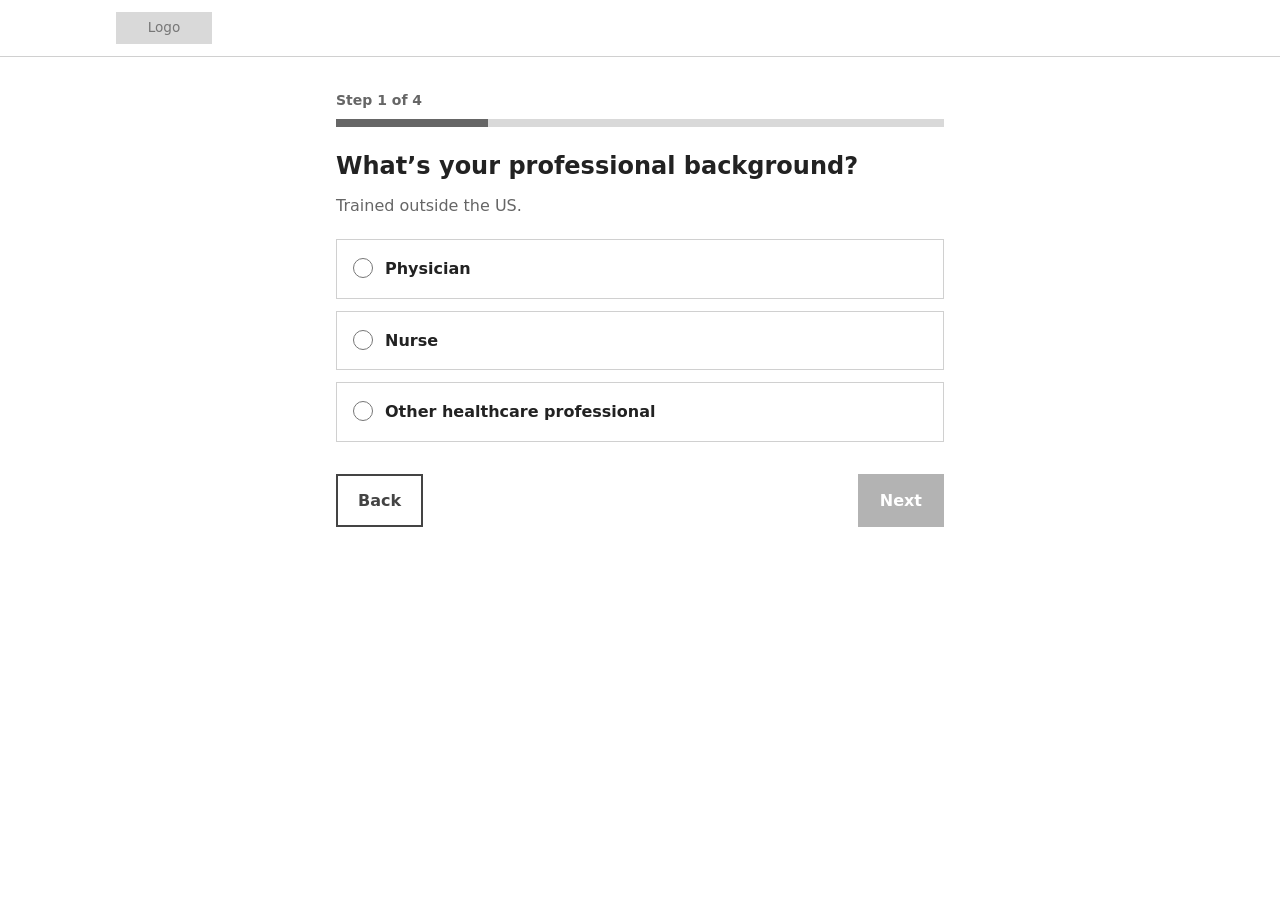
<file: questionnaire.html>
<!DOCTYPE html>
<html lang="en">
<head>
  <meta charset="utf-8">
  <meta name="viewport" content="width=device-width, initial-scale=1">
  <title>Pathway Questionnaire Wireframe</title>
  <meta name="description" content="Wireframe: four-step questionnaire for the US licensing pathway finder.">
  <link rel="stylesheet" href="styles.css">
</head>
<body>

  <header class="site-header">
    <div class="container header-inner">
      <a href="index.html" class="placeholder placeholder--logo" aria-label="Logo placeholder, back to home">Logo</a>
    </div>
  </header>

  <main class="container wizard">
    <form id="wizard" novalidate>

      <div class="progress" id="progress">
        <p class="progress-text" id="progress-text" aria-live="polite">Step 1 of 4</p>
        <div class="progress-bar" aria-hidden="true"><span id="progress-fill"></span></div>
      </div>

      <!-- STEP 1: BACKGROUND -->
      <section class="screen" id="step-1" data-step="1">
        <fieldset aria-labelledby="q1-title" aria-describedby="q1-hint">
          <h1 class="step-title" id="q1-title" tabindex="-1">What&rsquo;s your professional background?</h1>
          <p class="hint" id="q1-hint">Trained outside the US.</p>
          <div class="options">
            <label class="option">
              <input type="radio" name="profession" value="physician">
              <span class="option-title">Physician</span>
            </label>
            <label class="option">
              <input type="radio" name="profession" value="nurse">
              <span class="option-title">Nurse</span>
            </label>
            <label class="option">
              <input type="radio" name="profession" value="other">
              <span class="option-title">Other healthcare professional</span>
            </label>
          </div>
        </fieldset>
      </section>

      <!-- END SCREEN: OTHER PROFESSION -->
      <section class="screen" id="screen-other" hidden>
        <p class="section-label">End screen — Not covered yet</p>
        <h1 class="step-title" tabindex="-1">We currently cover physicians and nurses.</h1>
        <p class="hint">Leave your email and we&rsquo;ll let you know when we add more.</p>
        <div class="field">
          <label for="notify-email">Email</label>
          <input class="input" type="email" id="notify-email" name="email" autocomplete="email" placeholder="you@example.com">
        </div>
        <div class="actions">
          <button class="button" type="button" id="notify-button">Notify me</button>
        </div>
        <p class="small cta-note" id="notify-note" hidden>Placeholder: nothing is sent in this wireframe.</p>
      </section>

      <!-- STEP 2: COUNTRY OF EDUCATION -->
      <section class="screen" id="step-2" data-step="2" hidden>
        <h1 class="step-title" id="q2-title" tabindex="-1">Where did you complete your medical degree?</h1>
        <p class="hint" id="q2-hint">Choose the country where you earned your degree, not your citizenship. If you studied in more than one country, choose where you earned your primary degree.</p>
        <div class="field">
          <label for="country">Country (searchable dropdown placeholder)</label>
          <input class="input" id="country" name="country" list="country-list" autocomplete="off" placeholder="Start typing a country" aria-describedby="q2-hint country-note">
          <datalist id="country-list">
            <option value="Brazil">
            <option value="Egypt">
            <option value="India">
            <option value="Nigeria">
            <option value="Pakistan">
            <option value="Philippines">
            <option value="Ukraine">
            <option value="More than one country">
          </datalist>
          <p class="small cta-note" id="country-note">Sample list only. The final version will list all countries.</p>
        </div>
      </section>

      <!-- STEP 3: GOAL -->
      <section class="screen" id="step-3" data-step="3" hidden>
        <fieldset aria-labelledby="q3-title" aria-describedby="q3-hint">
          <h1 class="step-title" id="q3-title" tabindex="-1">What are you considering?</h1>
          <p class="hint" id="q3-hint">Pick the closest fit. You&rsquo;ll see other options too.</p>
          <div class="options">
            <label class="option">
              <input type="radio" name="goal" value="stay">
              <span>
                <span class="option-title">Stay in my profession</span>
                <span class="option-desc" data-physician="Pursue the physician route (residency and licensure)" data-nurse="Validate my nursing credentials and work as an RN"></span>
              </span>
            </label>
            <label class="option">
              <input type="radio" name="goal" value="switch">
              <span>
                <span class="option-title">Move to a different role</span>
                <span class="option-desc" data-physician="For example RN or PA" data-nurse="For example NP or PA"></span>
              </span>
            </label>
            <label class="option">
              <input type="radio" name="goal" value="interim">
              <span>
                <span class="option-title">Start with an interim role</span>
                <span class="option-desc">A position that builds US experience while I plan a longer path.</span>
              </span>
            </label>
            <label class="option">
              <input type="radio" name="goal" value="unsure">
              <span>
                <span class="option-title">I&rsquo;m not sure. Show me the options.</span>
              </span>
            </label>
          </div>
        </fieldset>
      </section>

      <!-- STEP 4: TARGET STATE -->
      <section class="screen" id="step-4" data-step="4" hidden>
        <fieldset aria-labelledby="q4-title" aria-describedby="q4-hint">
          <h1 class="step-title" id="q4-title" tabindex="-1">Where in the US would you like to practice?</h1>
          <p class="hint" id="q4-hint">Licensing rules are set by each state. You can compare other states later.</p>
          <div class="options options--grid">
            <label class="option"><input type="radio" name="state" value="Arizona"><span class="option-title">Arizona</span></label>
            <label class="option"><input type="radio" name="state" value="California"><span class="option-title">California</span></label>
            <label class="option"><input type="radio" name="state" value="Florida"><span class="option-title">Florida</span></label>
            <label class="option"><input type="radio" name="state" value="Illinois"><span class="option-title">Illinois</span></label>
            <label class="option"><input type="radio" name="state" value="New Jersey"><span class="option-title">New Jersey</span></label>
            <label class="option"><input type="radio" name="state" value="New York"><span class="option-title">New York</span></label>
            <label class="option"><input type="radio" name="state" value="Texas"><span class="option-title">Texas</span></label>
            <label class="option"><input type="radio" name="state" value="unsure"><span class="option-title">I&rsquo;m not sure yet</span></label>
            <label class="option"><input type="radio" name="state" value="unlisted"><span class="option-title">My state isn&rsquo;t listed</span></label>
          </div>
          <div class="field extra-field" id="other-state-field" hidden>
            <label for="other-state">Which state? <span class="small">(optional)</span></label>
            <input class="input" type="text" id="other-state" name="other-state" autocomplete="off">
          </div>
        </fieldset>
      </section>

      <!-- FREE RESULTS -->
      <section class="screen results" id="screen-results" hidden>
        <p class="section-label">Results (free)</p>

        <!-- 1. Answer summary -->
        <div class="answer-summary">
          <p class="answer-line" id="answer-line"></p>
          <button class="link-button" type="button" id="change-answers">Change answers</button>
        </div>

        <!-- 2. Routes -->
        <h1 class="step-title" tabindex="-1">Your routes</h1>
        <p class="hint" id="routes-hint" hidden>Showing all routes. None is highlighted because you&rsquo;re still exploring.</p>
        <ol class="route-list" id="route-list"></ol>

        <!-- 3. State -->
        <div class="result-block">
          <label class="state-switch" for="view-state">
            <span>Viewing:</span>
            <select class="input" id="view-state" name="view-state">
              <option value="Arizona">Arizona</option>
              <option value="California">California</option>
              <option value="Florida">Florida</option>
              <option value="Illinois">Illinois</option>
              <option value="New Jersey">New Jersey</option>
              <option value="New York">New York</option>
              <option value="Texas">Texas</option>
              <option value="unsure">I&rsquo;m not sure yet</option>
              <option value="unlisted">My state isn&rsquo;t listed</option>
            </select>
          </label>
          <p class="state-note" id="state-note" aria-live="polite"></p>
          <div class="field" id="state-email-field" hidden>
            <label for="state-email">Tell me when it&rsquo;s added <span class="small">(optional)</span></label>
            <div class="inline-form">
              <input class="input" type="email" id="state-email" autocomplete="email" placeholder="you@example.com">
              <button class="button button--secondary" type="button" data-placeholder-note="state-email-note">Notify me</button>
            </div>
            <p class="small cta-note" id="state-email-note" hidden>Placeholder: nothing is sent in this wireframe.</p>
          </div>
        </div>

        <!-- 4. Optional email -->
        <div class="result-block result-block--muted">
          <label for="summary-email" class="block-title">Want to keep this? Send me a summary of my routes.</label>
          <div class="inline-form">
            <input class="input" type="email" id="summary-email" autocomplete="email" placeholder="you@example.com">
            <button class="button button--secondary" type="button" data-placeholder-note="summary-email-note">Send summary</button>
          </div>
          <p class="small cta-note" id="summary-email-note" hidden>Placeholder: nothing is sent in this wireframe.</p>
        </div>

        <!-- 5. Checklist -->
        <h2 class="results-h2">Get your checklist</h2>
        <fieldset class="result-step" aria-labelledby="pick-route-title">
          <h3 id="pick-route-title">Step A: Choose a route</h3>
          <div class="options" id="route-options"></div>
        </fieldset>
        <fieldset class="result-step" aria-labelledby="pick-level-title">
          <h3 id="pick-level-title">Step B: Choose a level</h3>
          <div class="options">
            <label class="option">
              <input type="radio" name="level" value="overview">
              <span><span class="option-title">Overview</span><span class="option-desc">Price: TBD</span></span>
            </label>
            <label class="option">
              <input type="radio" name="level" value="detailed">
              <span><span class="option-title">Detailed</span><span class="option-desc">Price: TBD</span></span>
            </label>
            <label class="option">
              <input type="radio" name="level" value="tailored">
              <span><span class="option-title">Tailored</span><span class="option-desc">Price: TBD</span></span>
            </label>
          </div>
        </fieldset>
        <fieldset class="result-step" id="priorities" aria-labelledby="priorities-title" aria-describedby="priorities-hint" hidden>
          <h3 id="priorities-title">What matters most to you?</h3>
          <p class="hint" id="priorities-hint">Choose up to two.</p>
          <div class="options">
            <label class="option"><input type="checkbox" name="priority" value="speed"><span class="option-title">Speed</span></label>
            <label class="option"><input type="checkbox" name="priority" value="cost"><span class="option-title">Lower cost</span></label>
            <label class="option"><input type="checkbox" name="priority" value="scope"><span class="option-title">Broad scope of practice</span></label>
            <label class="option"><input type="checkbox" name="priority" value="none"><span class="option-title">No strong preference</span></label>
          </div>
        </fieldset>
        <div class="actions">
          <button class="button" type="button" id="checkout">Continue to checkout (placeholder)</button>
        </div>

        <!-- 6. Disclaimer -->
        <p class="small results-disclaimer">This site provides general information about US licensing and training pathways. It is not legal, immigration, or professional advice, and it does not cover immigration matters.</p>
      </section>

      <div class="wizard-nav" id="wizard-nav">
        <button class="button button--secondary" type="button" id="back">Back</button>
        <button class="button" type="submit" id="next" disabled>Next</button>
      </div>

    </form>
  </main>

  <script>
    // Step switching and results display only. Nothing is stored or sent.
    (function () {
      var form = document.getElementById('wizard');
      var next = document.getElementById('next');
      var back = document.getElementById('back');
      var progress = document.getElementById('progress');
      var current = 'step-1';
      var trail = [];

      var countryOptions = Array.prototype.map.call(
        document.querySelectorAll('#country-list option'),
        function (o) { return o.value; }
      );

      function radio(name) {
        var el = form.querySelector('input[name="' + name + '"]:checked');
        return el ? el.value : '';
      }

      function radioLabel(name) {
        var el = form.querySelector('input[name="' + name + '"]:checked');
        return el ? el.closest('label').querySelector('.option-title').textContent : '';
      }

      function matchedCountry() {
        var v = form.country.value.trim().toLowerCase();
        for (var i = 0; i < countryOptions.length; i++) {
          if (countryOptions[i].toLowerCase() === v) return countryOptions[i];
        }
        return '';
      }

      function isAnswered() {
        switch (current) {
          case 'step-1': return !!radio('profession');
          case 'step-2': return !!matchedCountry();
          case 'step-3': return !!radio('goal');
          case 'step-4': return !!radio('state');
          default: return false;
        }
      }

      function applyProfession() {
        var p = radio('profession');
        document.getElementById('q2-title').textContent = p === 'nurse'
          ? 'Where did you complete your nursing education?'
          : 'Where did you complete your medical degree?';
        form.querySelectorAll('.option-desc[data-physician]').forEach(function (el) {
          el.textContent = el.getAttribute('data-' + (p === 'nurse' ? 'nurse' : 'physician'));
        });
      }

      // Results: sample routes per profession. kind matches the step 3 answer.
      var ROUTES = {
        physician: [
          { title: 'Physician route (residency and licensure)', kind: 'stay' },
          { title: 'Physician → RN', kind: 'switch' },
          { title: 'Physician → PA', kind: 'switch' },
          { title: 'Interim roles', kind: 'interim' }
        ],
        nurse: [
          { title: 'Validate your RN credentials', kind: 'stay' },
          { title: 'RN → NP', kind: 'switch' },
          { title: 'RN → PA', kind: 'switch' },
          { title: 'Interim roles', kind: 'interim' }
        ]
      };
      var GOAL_TEXT = {
        stay: 'staying in your profession',
        switch: 'a different role',
        interim: 'an interim role',
        unsure: 'all options'
      };

      function el(tag, cls, text) {
        var e = document.createElement(tag);
        if (cls) e.className = cls;
        if (text) e.textContent = text;
        return e;
      }

      function orderedRoutes() {
        var goal = radio('goal');
        var list = ROUTES[radio('profession')] || ROUTES.physician;
        if (goal === 'unsure') return list.slice();
        // Stable: routes matching the answer first, the rest in default order.
        return list.filter(function (r) { return r.kind === goal; })
          .concat(list.filter(function (r) { return r.kind !== goal; }));
      }

      function stateText() {
        var s = radio('state');
        if (s === 'unsure') return 'state not decided yet';
        if (s === 'unlisted') return form['other-state'].value.trim() || 'state not listed';
        return s;
      }

      function renderSummary() {
        var country = matchedCountry();
        document.getElementById('answer-line').textContent = [
          radioLabel('profession'),
          'trained in ' + (country === 'More than one country' ? 'more than one country' : country),
          'considering ' + GOAL_TEXT[radio('goal')],
          stateText()
        ].join(' · ');
      }

      function renderStateNote() {
        var s = radio('state');
        var note = s === 'unsure'
          ? 'We’ll show the national steps and mark where states differ.'
          : s === 'unlisted'
            ? 'State-specific details for your state are coming. Check your state board for current requirements.'
            : 'Your checklist will include ' + s + ' requirements.';
        document.getElementById('state-note').textContent = note;
        document.getElementById('state-email-field').hidden = s !== 'unlisted';
        form['view-state'].value = s;
      }

      function renderResults() {
        var routes = orderedRoutes();
        var highlight = radio('goal') !== 'unsure';
        var list = document.getElementById('route-list');
        var options = document.getElementById('route-options');
        list.innerHTML = '';
        options.innerHTML = '';
        document.getElementById('routes-hint').hidden = highlight;

        routes.forEach(function (r, i) {
          var card = el('li', 'card route-card');
          var tags = el('p', 'tags');
          if (highlight && i === 0) {
            card.className += ' route-card--closest';
            tags.appendChild(el('span', 'tag tag--strong', 'Closest to your answer'));
          }
          tags.appendChild(el('span', 'tag', 'Sample content'));
          card.appendChild(tags);
          card.appendChild(el('h3', '', r.title));
          card.appendChild(el('p', '', 'Placeholder: one sentence describing this route.'));
          var ms = el('ul', 'feature-list');
          [1, 2, 3].forEach(function (n) { ms.appendChild(el('li', '', 'Milestone ' + n + ' (placeholder)')); });
          card.appendChild(ms);
          if (r.kind === 'interim') {
            card.appendChild(el('p', 'small route-note', 'Some roles require eligibility to work in the US; verify separately.'));
          }
          list.appendChild(card);

          var label = el('label', 'option');
          var input = el('input');
          input.type = 'radio';
          input.name = 'route';
          input.value = String(i);
          label.appendChild(input);
          label.appendChild(el('span', 'option-title', r.title));
          options.appendChild(label);
        });

        form.querySelectorAll('input[name="level"]:checked, input[name="priority"]:checked')
          .forEach(function (i) { i.checked = false; });
        updateChecklist();
        renderSummary();
        renderStateNote();
      }

      function updateChecklist() {
        document.getElementById('priorities').hidden = radio('level') !== 'tailored';
        var boxes = form.querySelectorAll('input[name="priority"]');
        var checked = form.querySelectorAll('input[name="priority"]:checked').length;
        boxes.forEach(function (b) { b.disabled = !b.checked && checked >= 2 && b.value !== 'none'; });
      }

      function show(id, focus) {
        document.querySelectorAll('.screen').forEach(function (s) { s.hidden = s.id !== id; });
        current = id;
        var screen = document.getElementById(id);
        var step = screen.getAttribute('data-step');
        progress.hidden = !step;
        if (step) {
          document.getElementById('progress-text').textContent = 'Step ' + step + ' of 4';
          document.getElementById('progress-fill').style.width = (step * 25) + '%';
        }
        next.hidden = !step;
        document.getElementById('wizard-nav').hidden = id === 'screen-results';
        update();
        if (focus) screen.querySelector('.step-title').focus();
        window.scrollTo(0, 0);
      }

      function go(id) {
        trail.push(current);
        show(id, true);
      }

      function update() {
        next.disabled = !isAnswered();
        document.getElementById('other-state-field').hidden = radio('state') !== 'unlisted';
      }

      form.addEventListener('change', update);
      form.addEventListener('input', update);

      form.addEventListener('submit', function (e) {
        e.preventDefault();
        if (current === 'screen-other') { document.getElementById('notify-note').hidden = false; return; }
        if (current === 'screen-results') return;
        if (!isAnswered()) return;
        if (current === 'step-1') {
          applyProfession();
          go(radio('profession') === 'other' ? 'screen-other' : 'step-2');
        } else if (current === 'step-2') {
          form.country.value = matchedCountry();
          go('step-3');
        } else if (current === 'step-3') {
          go('step-4');
        } else if (current === 'step-4') {
          renderResults();
          go('screen-results');
        }
      });

      back.addEventListener('click', function () {
        if (!trail.length) { window.location.href = 'index.html'; return; }
        show(trail.pop(), true);
      });

      document.getElementById('notify-button').addEventListener('click', function () {
        document.getElementById('notify-note').hidden = false;
      });

      // Results interactions
      document.getElementById('change-answers').addEventListener('click', function () {
        trail = [];
        show('step-1', true);
      });

      form['view-state'].addEventListener('change', function () {
        var r = form.querySelector('input[name="state"][value="' + this.value + '"]');
        if (r) r.checked = true;
        renderStateNote();
        renderSummary();
      });

      form.querySelectorAll('input[name="priority"]').forEach(function (box) {
        box.addEventListener('change', function () {
          // "No strong preference" excludes the other choices, and the reverse.
          if (box.checked) {
            form.querySelectorAll('input[name="priority"]').forEach(function (b) {
              if (b !== box && (box.value === 'none' || b.value === 'none')) b.checked = false;
            });
          }
          updateChecklist();
        });
      });

      form.querySelectorAll('input[name="level"]').forEach(function (r) {
        r.addEventListener('change', updateChecklist);
      });

      document.querySelectorAll('[data-placeholder-note]').forEach(function (btn) {
        btn.addEventListener('click', function () {
          document.getElementById(btn.getAttribute('data-placeholder-note')).hidden = false;
        });
      });

      show('step-1', false);
    })();
  </script>

</body>
</html>
</file>
<file: styles.css>
/* Wireframe styles: structure only, no visual design.
   Mobile-first; layouts widen at 640px and 960px. */

*,
*::before,
*::after {
  box-sizing: border-box;
}

:root {
  --text: #222;
  --text-muted: #666;
  --bg: #fff;
  --bg-muted: #f4f4f4;
  --line: #d0d0d0;
  --placeholder: #d9d9d9;
  --placeholder-text: #777;
  --button: #444;
  --button-text: #fff;
  --gutter: 16px;
  --max-width: 1080px;
}

/* Dark theme: follows the OS setting unless a light theme is forced */
@media (prefers-color-scheme: dark) {
  :root:not([data-theme="light"]) {
    --text: #e6e6e6;
    --text-muted: #a8a8a8;
    --bg: #1b1b1b;
    --bg-muted: #242424;
    --line: #444;
    --placeholder: #3a3a3a;
    --placeholder-text: #a0a0a0;
    --button: #d6d6d6;
    --button-text: #1b1b1b;
    color-scheme: dark;
  }
}

:root[data-theme="dark"] {
  --text: #e6e6e6;
  --text-muted: #a8a8a8;
  --bg: #1b1b1b;
  --bg-muted: #242424;
  --line: #444;
  --placeholder: #3a3a3a;
  --placeholder-text: #a0a0a0;
  --button: #d6d6d6;
  --button-text: #1b1b1b;
  color-scheme: dark;
}

html {
  scroll-behavior: smooth;
}

body {
  margin: 0;
  font-family: system-ui, -apple-system, "Segoe UI", Roboto, Arial, sans-serif;
  font-size: 1rem;
  line-height: 1.6;
  color: var(--text);
  background: var(--bg);
}

h1,
h2,
h3 {
  line-height: 1.25;
  margin: 0 0 0.5em;
}

h1 { font-size: 1.75rem; }
h2 { font-size: 1.4rem; }
h3 { font-size: 1.1rem; }

p {
  margin: 0 0 1em;
}

ul,
ol {
  margin: 0;
  padding: 0;
}

.container {
  width: 100%;
  max-width: var(--max-width);
  margin: 0 auto;
  padding: 0 var(--gutter);
}

/* Accessibility */
.skip-link {
  position: absolute;
  left: -9999px;
}

.skip-link:focus {
  left: var(--gutter);
  top: var(--gutter);
  padding: 8px 12px;
  background: var(--bg);
  border: 2px solid var(--text);
  z-index: 10;
}

/* Header / footer */
.site-header {
  border-bottom: 1px solid var(--line);
  padding: 12px 0;
}

.header-inner {
  display: flex;
  align-items: center;
  justify-content: space-between;
  gap: 12px;
}

.site-footer {
  border-top: 1px solid var(--line);
  padding: 32px 0;
}

/* Sections */
.section {
  padding: 48px 0;
  border-bottom: 1px dashed var(--line);
}

.section--muted {
  background: var(--bg-muted);
}

.section--hero,
.section--cta {
  text-align: center;
}

.section-label {
  display: inline-block;
  margin-bottom: 12px;
  padding: 2px 8px;
  font-size: 0.75rem;
  font-weight: 600;
  letter-spacing: 0.05em;
  text-transform: uppercase;
  color: var(--text-muted);
  border: 1px solid var(--line);
}

.lead {
  font-size: 1.1rem;
  color: var(--text-muted);
  max-width: 40em;
  margin-left: auto;
  margin-right: auto;
}

.small {
  font-size: 0.875rem;
  color: var(--text-muted);
}

/* Placeholders */
.placeholder {
  display: flex;
  align-items: center;
  justify-content: center;
  background: var(--placeholder);
  color: var(--placeholder-text);
  font-size: 0.85rem;
  text-align: center;
}

.placeholder--logo   { width: 96px; height: 32px; }
.placeholder--icon   { width: 48px; height: 48px; margin-bottom: 12px; }
.placeholder--thumb  { height: 120px; margin-top: 12px; }
.placeholder--media  { height: 200px; margin-top: 32px; }
.placeholder--strip  { height: 64px; margin-top: 24px; }

/* Buttons */
.actions {
  margin-top: 24px;
}

.button {
  display: inline-block;
  padding: 12px 20px;
  min-height: 44px;
  background: var(--button);
  color: var(--button-text);
  font-weight: 600;
  text-decoration: none;
  border: 2px solid var(--button);
}

.button--secondary {
  background: transparent;
  color: var(--button);
}

.button--small {
  padding: 6px 12px;
  min-height: 0;
  font-size: 0.875rem;
}

.button:focus-visible,
summary:focus-visible {
  outline: 3px solid var(--text);
  outline-offset: 2px;
}

/* Cards */
.card-grid {
  list-style: none;
  display: grid;
  grid-template-columns: 1fr;
  gap: 16px;
  margin-top: 24px;
}

.card {
  padding: 20px;
  border: 1px solid var(--line);
}

.after-cards {
  margin-top: 24px;
}

.cta-note {
  margin-top: 12px;
}

.step-number {
  display: inline-flex;
  align-items: center;
  justify-content: center;
  width: 32px;
  height: 32px;
  margin-bottom: 12px;
  border: 1px solid var(--text);
  font-weight: 700;
}

.tier {
  display: flex;
  flex-direction: column;
}

.tier .button {
  margin-top: auto;
  text-align: center;
}

.price {
  font-weight: 700;
}

.feature-list {
  list-style: disc;
  padding-left: 1.25em;
  margin-bottom: 20px;
}

.feature-list li + li {
  margin-top: 4px;
}

/* FAQ */
.faq {
  margin-top: 24px;
  border-top: 1px solid var(--line);
}

.faq details {
  border-bottom: 1px solid var(--line);
}

.faq summary {
  padding: 16px 0;
  font-weight: 600;
  cursor: pointer;
}

.faq details p {
  margin: 0 0 16px;
  color: var(--text-muted);
}

/* Tablet */
@media (min-width: 640px) {
  h1 { font-size: 2.25rem; }
  h2 { font-size: 1.75rem; }

  .section { padding: 64px 0; }

  .card-grid { grid-template-columns: repeat(2, 1fr); }

  .placeholder--media { height: 280px; }
}

/* Desktop */
@media (min-width: 960px) {
  h1 { font-size: 2.75rem; }

  .section { padding: 80px 0; }

  .card-grid { grid-template-columns: repeat(3, 1fr); }

  .split {
    display: grid;
    grid-template-columns: 1fr 1fr;
    gap: 48px;
    align-items: center;
  }

  .split .placeholder--media { margin-top: 0; }

  .placeholder--media { height: 360px; }
}

/* Questionnaire (wizard) */
[hidden] {
  display: none !important;
}

.wizard {
  max-width: 40rem;
  padding-block: 32px 48px;
}

.progress {
  display: grid;
  gap: 8px;
  margin-bottom: 24px;
}

.progress-text {
  margin: 0;
  font-size: 0.875rem;
  font-weight: 600;
  color: var(--text-muted);
}

.progress-bar {
  height: 8px;
  background: var(--placeholder);
}

.progress-bar span {
  display: block;
  height: 100%;
  width: 25%;
  background: var(--text-muted);
}

fieldset {
  min-width: 0;
  margin: 0;
  padding: 0;
  border: 0;
}

.step-title {
  font-size: 1.5rem;
}

.step-title:focus {
  outline: none;
}

.hint {
  color: var(--text-muted);
  margin-bottom: 20px;
}

.options {
  display: grid;
  gap: 12px;
}

.option {
  display: flex;
  align-items: flex-start;
  gap: 12px;
  padding: 16px;
  min-height: 44px;
  border: 1px solid var(--line);
  cursor: pointer;
}

.option input {
  flex: none;
  width: 20px;
  height: 20px;
  margin: 2px 0 0;
  accent-color: var(--text);
}

.option:has(input:checked) {
  background: var(--bg-muted);
  box-shadow: inset 0 0 0 2px var(--text);
}

.option:has(input:focus-visible) {
  outline: 3px solid var(--text);
  outline-offset: 2px;
}

.option-title {
  display: block;
  font-weight: 600;
}

.option-desc {
  display: block;
  font-size: 0.9375rem;
  color: var(--text-muted);
}

.field label {
  display: block;
  margin-bottom: 6px;
  font-weight: 600;
}

.extra-field {
  margin-top: 16px;
}

.input {
  width: 100%;
  min-height: 44px;
  padding: 10px 12px;
  font: inherit;
  color: var(--text);
  background: var(--bg);
  border: 1px solid var(--text-muted);
  border-radius: 0;
}

.input:focus-visible {
  outline: 3px solid var(--text);
  outline-offset: 2px;
}

button.button {
  font: inherit;
  font-weight: 600;
  cursor: pointer;
}

.button:disabled {
  opacity: 0.4;
  cursor: not-allowed;
}

.wizard-nav {
  display: flex;
  justify-content: space-between;
  gap: 12px;
  margin-top: 32px;
}

/* Free results */
.link-button {
  padding: 0;
  font: inherit;
  color: var(--text);
  text-decoration: underline;
  background: none;
  border: 0;
  cursor: pointer;
}

.link-button:focus-visible {
  outline: 3px solid var(--text);
  outline-offset: 2px;
}

.answer-summary {
  display: flex;
  flex-wrap: wrap;
  align-items: baseline;
  gap: 4px 12px;
  margin-bottom: 24px;
  padding: 12px 16px;
  background: var(--bg-muted);
  border: 1px solid var(--line);
}

.answer-line {
  min-width: 0;
  margin: 0;
  font-weight: 600;
}

.route-list {
  list-style: none;
  display: grid;
  gap: 16px;
  margin-bottom: 32px;
}

.route-card--closest {
  border: 2px solid var(--text);
}

.route-card .feature-list {
  margin-bottom: 0;
}

.route-note {
  margin: 12px 0 0;
}

.tags {
  display: flex;
  flex-wrap: wrap;
  gap: 8px;
  margin-bottom: 12px;
}

.tag {
  padding: 2px 8px;
  font-size: 0.75rem;
  font-weight: 600;
  letter-spacing: 0.05em;
  text-transform: uppercase;
  color: var(--text-muted);
  border: 1px dashed var(--line);
}

.tag--strong {
  color: var(--text);
  border: 1px solid var(--text);
}

.result-block {
  display: grid;
  gap: 12px;
  margin-bottom: 24px;
  padding: 16px;
  border: 1px solid var(--line);
}

.result-block--muted {
  background: var(--bg-muted);
}

.result-block p,
.result-block .field label {
  margin: 0;
}

.result-block .field {
  display: grid;
  gap: 6px;
}

.state-switch {
  display: flex;
  align-items: center;
  gap: 12px;
  font-weight: 600;
}

.state-switch .input {
  flex: 1;
  min-width: 0;
}

.block-title {
  display: block;
  font-weight: 600;
}

.inline-form {
  display: flex;
  flex-wrap: wrap;
  gap: 8px;
}

.inline-form .input {
  flex: 1 1 14rem;
  min-width: 0;
}

.results-h2 {
  margin-top: 40px;
}

.result-step {
  margin-bottom: 24px;
}

.result-step h3 {
  margin-bottom: 12px;
}

.option:has(input:disabled) {
  opacity: 0.5;
  cursor: not-allowed;
}

.results-disclaimer {
  margin-top: 40px;
  padding-top: 16px;
  border-top: 1px solid var(--line);
}

@media (min-width: 640px) {
  .options--grid {
    grid-template-columns: repeat(2, 1fr);
  }
}

a.placeholder {
  text-decoration: none;
}

/* Paid checklist */
.demo-bar {
  padding-block: 12px;
  background: var(--bg-muted);
  border-bottom: 2px dashed var(--text-muted);
}

.demo-inner {
  display: flex;
  flex-wrap: wrap;
  align-items: center;
  gap: 8px 24px;
}

.demo-label {
  width: 100%;
  margin: 0;
  font-size: 0.75rem;
  font-weight: 600;
  letter-spacing: 0.05em;
  text-transform: uppercase;
  color: var(--text-muted);
}

.segmented {
  display: flex;
  flex-wrap: wrap;
  align-items: center;
  gap: 6px;
}

.segmented legend {
  float: left;
  margin-right: 6px;
  padding: 0;
  font-size: 0.875rem;
  font-weight: 600;
}

.segmented label {
  display: inline-flex;
  align-items: center;
  gap: 6px;
  min-height: 36px;
  padding: 6px 10px;
  font-size: 0.875rem;
  background: var(--bg);
  border: 1px solid var(--line);
  cursor: pointer;
}

.segmented label:has(input:checked) {
  box-shadow: inset 0 0 0 2px var(--text);
}

.segmented label:has(input:focus-visible) {
  outline: 3px solid var(--text);
  outline-offset: 2px;
}

.segmented input {
  margin: 0;
  accent-color: var(--text);
}

.checklist-header {
  padding-block: 32px 8px;
}

.profile-line {
  font-weight: 600;
}

.update-status {
  color: var(--text-muted);
}

.pdf-actions {
  display: flex;
  flex-wrap: wrap;
  align-items: center;
  gap: 8px 16px;
}

.pdf-actions p {
  margin: 0;
}

#checklist:not([data-level="tailored"]) .only-tailored,
#checklist[data-level="overview"] .step-details,
#checklist[data-level="tailored"] .step[data-tailored="no"] {
  display: none;
}

.checklist-layout {
  display: grid;
  gap: 24px;
  padding-block: 24px 48px;
}

.stage-nav {
  display: none;
}

.nav-title {
  margin-bottom: 8px;
  font-size: 0.75rem;
  font-weight: 600;
  letter-spacing: 0.05em;
  text-transform: uppercase;
  color: var(--text-muted);
}

.stage-nav ol {
  list-style: none;
  display: grid;
  gap: 4px;
}

.stage-nav a {
  display: block;
  padding: 6px 10px;
  color: var(--text);
  text-decoration: none;
  border-left: 2px solid var(--line);
}

.stage-nav a:hover,
.stage-nav a:focus-visible {
  border-left-color: var(--text);
  text-decoration: underline;
}

.jump-field {
  margin-bottom: 24px;
}

.stages {
  display: grid;
  gap: 40px;
  counter-reset: step;
}

.stage {
  scroll-margin-top: 16px;
}

.stage h2 {
  font-size: 1.25rem;
}

.step-list {
  list-style: none;
  display: grid;
  gap: 12px;
}

.step {
  display: flex;
  align-items: flex-start;
  gap: 12px;
  counter-increment: step;
}

.step-count {
  display: inline-flex;
  flex: none;
  align-items: center;
  justify-content: center;
  width: 32px;
  height: 32px;
  font-weight: 700;
  border: 1px solid var(--text);
}

.step-count::before {
  content: counter(step);
}

.step-body {
  flex: 1;
  min-width: 0;
}

.step-body p {
  margin-bottom: 8px;
}

.check-title {
  margin-bottom: 6px;
  font-size: 1.05rem;
}

.step-num::before {
  content: "Step " counter(step) ": ";
}

.visually-hidden {
  position: absolute;
  width: 1px;
  height: 1px;
  overflow: hidden;
  clip: rect(0 0 0 0);
  white-space: nowrap;
}

.source-link,
.checklist-footer a {
  color: var(--text);
}

.source-link {
  font-size: 0.875rem;
}

.step-details {
  margin-top: 12px;
  padding-top: 4px;
  border-top: 1px solid var(--line);
}

.step-details summary {
  padding: 8px 0;
  font-weight: 600;
  cursor: pointer;
}

.detail-grid {
  display: grid;
  gap: 12px;
  padding-top: 4px;
}

.detail-grid h4 {
  margin: 0 0 6px;
  font-size: 0.875rem;
}

.placeholder--line {
  height: 48px;
}

.checklist-footer {
  margin-top: 48px;
  padding-top: 16px;
  border-top: 1px solid var(--line);
}

@media (min-width: 960px) {
  .checklist-layout {
    grid-template-columns: 14rem minmax(0, 1fr);
    gap: 48px;
    align-items: start;
  }

  .stage-nav {
    display: block;
    position: sticky;
    top: 16px;
  }

  .jump-field {
    display: none;
  }

  .detail-grid {
    grid-template-columns: repeat(3, 1fr);
  }
}
</file>
